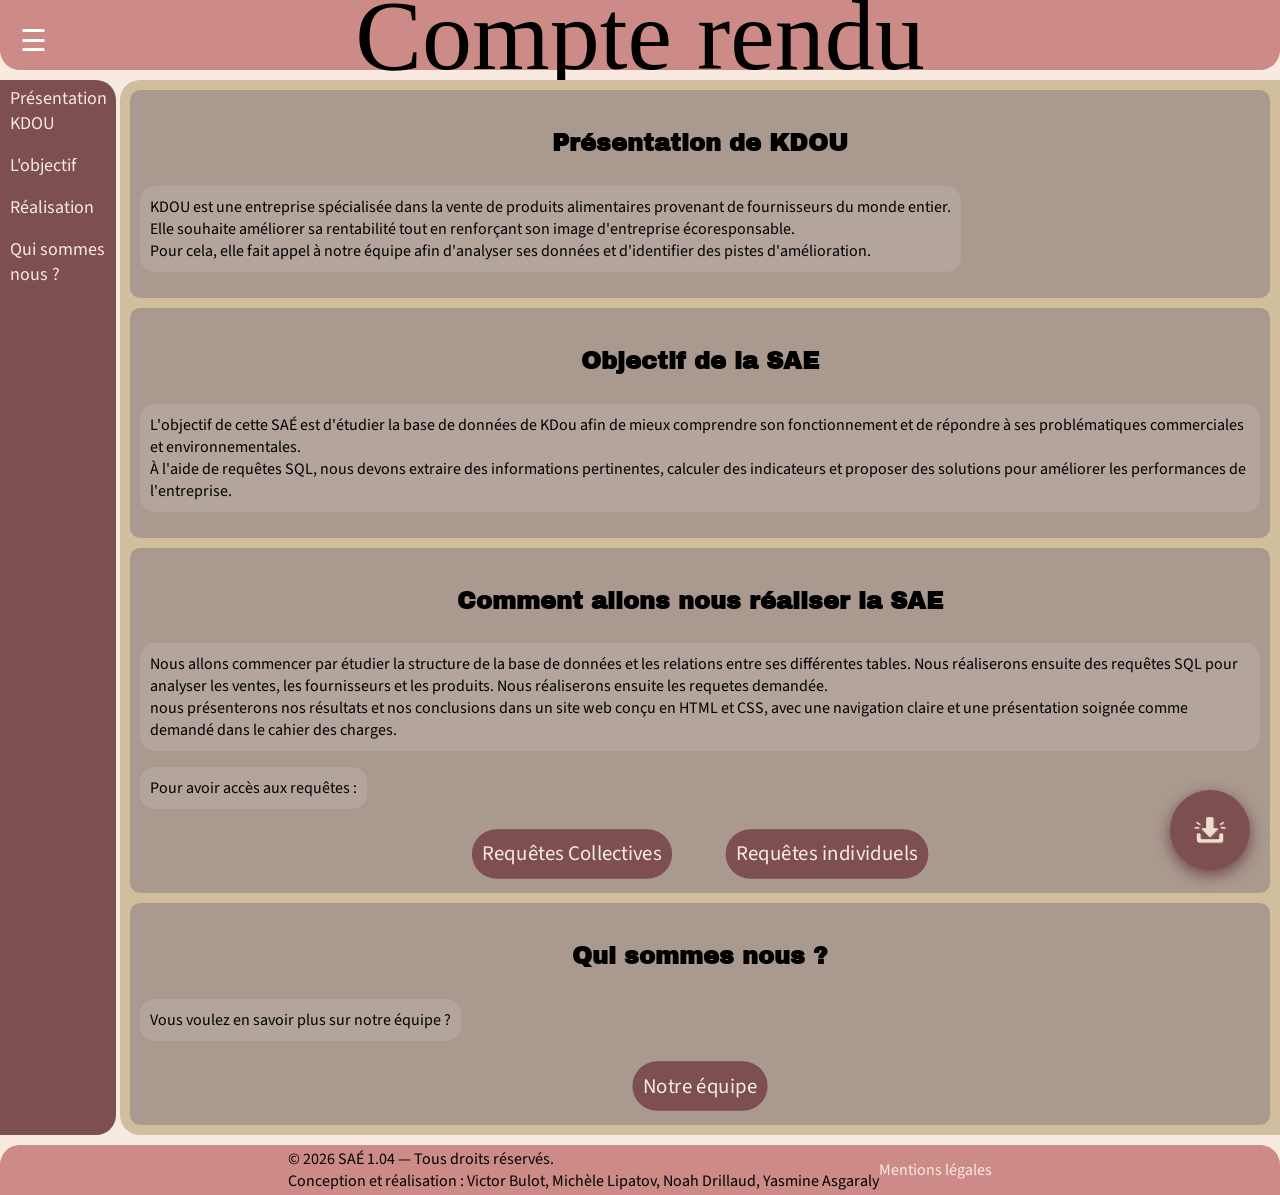
<file: index.html>
<!DOCTYPE html>
<html lang="fr">
<head>
    <meta charset="UTF-8" />
    <meta name="viewport" content="width=device-width, initial-scale=1.0" />
    <title>Compte Rendu</title>
    <link rel="stylesheet" href="assets/main.css" />
    <link rel="stylesheet" href="assets/Button.css">
</head>
<body>
<div class="mobile-warning">
    <div>
        <h2>Version mobile non disponible pour le moment</h2>
        <p>Merci de consulter ce site sur un ordinateur.</p>
    </div>
</div>
<header>Compte rendu </header>
    <nav class="Nav-mobile">
        <label for="toggle" class="menu-button">☰</label>
        <input type="checkbox" id="toggle">
        <div class="menu">
            <a href="index.html">Accueil</a>
            <a href="SQL.html">Requêtes</a>
            <a href="Requetes-perso.html">Requête individuelle</a>
            <a href="TEAM.html">L'équipe</a>
        </div>
    </nav>
    <nav class="nav-page">
        <a href="#article1">Présentation KDOU</a>
        <a href="#article2">L'objectif</a>
        <a href="#article3">Réalisation</a>
        <a href="#article4">Qui sommes nous ?</a>
    </nav>
    <input type="checkbox" id="download-button">
    <label for="download-button" class="floating-btn">
        <img src="assets/images/icon_download.png" alt="Téléchargements" width="64" height="64">
    </label>
    <div class="download-menu">
        <a href="assets/Rapport/Victor_Bulot_111_Compte%20rendu.pdf" download>Victor Bulot</a>
        <a href="assets/Rapport/111_LIPATOV_Michèle.pdf">Michèle Lipatov</a>
        <a href="assets/Rapport/111_DRILLAUD_Noah.pdf">Noah Drillaud</a>
        <a href="assets/Rapport/Yasmine_Asgaraly_111_CRP.pdf">Yasmine Asgaraly</a>
    </div>
<main>
    <section id="article1">
        <h2 class="title-center">Présentation de KDOU</h2>

        <p>KDOU est une entreprise spécialisée dans la vente de produits
            alimentaires provenant de fournisseurs du monde entier.
        <br>Elle souhaite améliorer sa rentabilité tout en renforçant
            son image d'entreprise écoresponsable. <br>
            Pour cela, elle fait appel
            à notre équipe afin d'analyser ses données et d'identifier des
            pistes d'amélioration.
        </p>




    </section>
    <section id="article2">
        <h2 class="title-center">Objectif de la SAE</h2>

        <p>L'objectif de cette SAÉ est d'étudier la base de données de KDou afin
            de mieux comprendre son fonctionnement et de répondre à ses
            problématiques commerciales et environnementales. <br>
            À l'aide de requêtes SQL, nous devons extraire des informations pertinentes,
            calculer des indicateurs et proposer des solutions pour améliorer les performances
            de l'entreprise. </p>

    </section>
    <section id="article3">
        <h2 class="title-center">Comment allons nous réaliser la SAE</h2>

        <p>Nous allons commencer par étudier la structure de la base de données et les relations
            entre ses différentes tables. Nous réaliserons ensuite des requêtes SQL pour analyser
            les ventes, les fournisseurs et les produits. Nous réaliserons ensuite les requetes demandée. <br>
        nous présenterons nos résultats et nos conclusions dans un site web conçu en HTML et CSS,
            avec une navigation claire et une présentation soignée comme demandé dans le cahier des charges. </p>
        <p>Pour avoir accès aux requêtes :</p>
        <div class="button-container">
            <a href="SQL.html" class="link-button" >Requêtes Collectives</a>
            <a href="Requetes-perso.html" class="link-button">Requêtes individuels</a>
        </div>
    </section>
    <section id="article4">
        <h2 class="title-center">Qui sommes nous ?</h2>

        <p>Vous voulez en savoir plus sur notre équipe ? </p>
        <div class="button-container">
            <a href="TEAM.html" class="link-button">Notre équipe</a>
        </div>
    </section>

</main>
<footer> <div class="footers">© 2026 SAÉ 1.04 — Tous droits réservés. <br>
    Conception et réalisation : Victor Bulot, Michèle Lipatov, Noah Drillaud, Yasmine Asgaraly</div>
    <a href="Mentions_legales.html" class="FootersLink">  Mentions légales</a>

</footer>
</body>
</html>
</file>
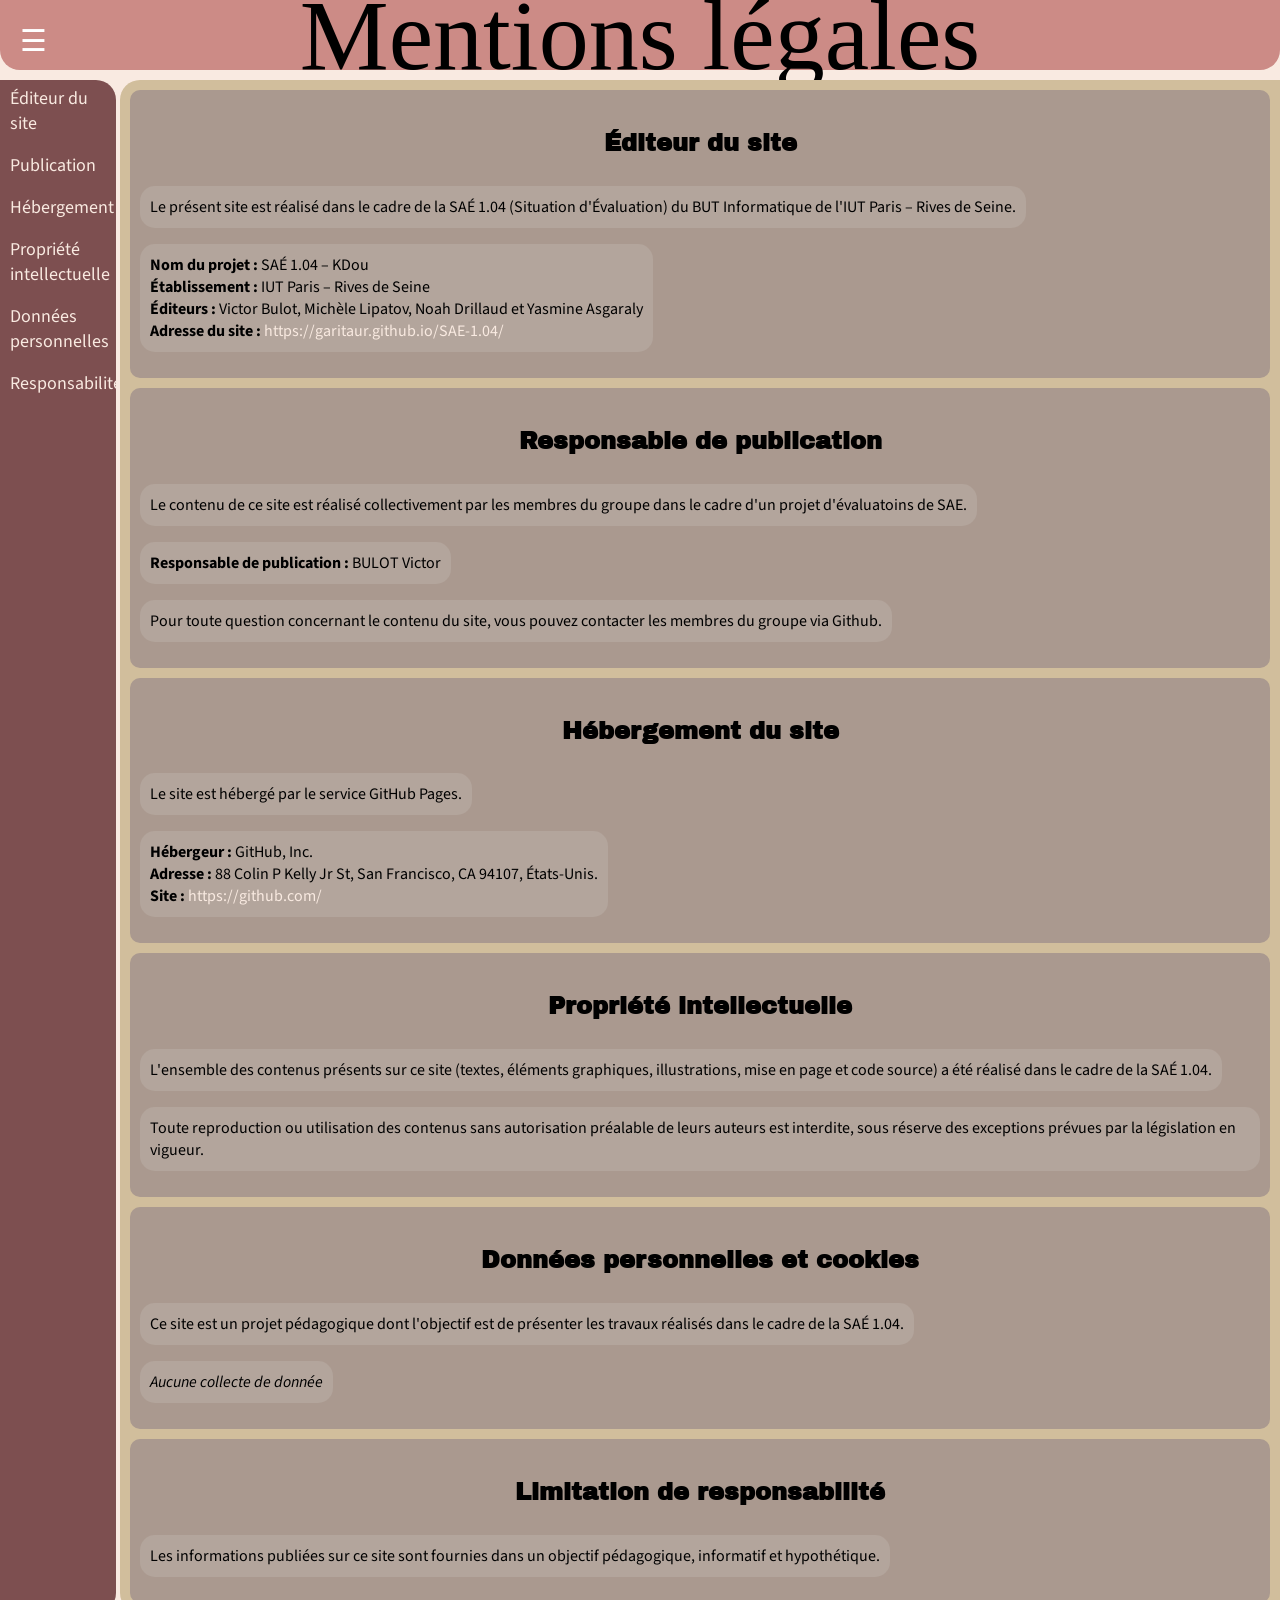
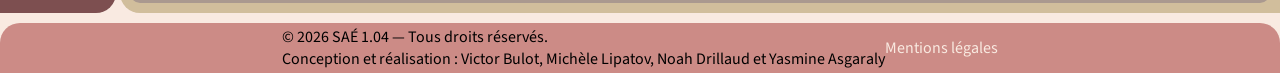
<file: Mentions_legales.html>
<!DOCTYPE html>
<html lang="fr">
<head>
    <meta charset="UTF-8"/>
    <meta name="viewport" content="width=device-width, initial-scale=1.0"/>
    <title>Mentions légales</title>
    <link rel="stylesheet" href="assets/main.css">
    <link rel="stylesheet" href="assets/Button.css">
</head>
<body>

<div class="mobile-warning">
    <div>
        <h2>Version mobile non disponible pour le moment</h2>
        <p>Merci de consulter ce site sur un ordinateur.</p>
    </div>
</div>

<header>Mentions légales</header>

<nav class="Nav-mobile">
    <label for="toggle" class="menu-button">☰</label>
    <input type="checkbox" id="toggle">
    <div class="menu">
        <a href="index.html">Accueil</a>
        <a href="SQL.html">Requêtes</a>
        <a href="Requetes-perso.html">Requête individuelle</a>
        <a href="TEAM.html">L'équipe</a>
    </div>
</nav>

<nav class="nav-page">
    <a href="#editeur">Éditeur du site</a>
    <a href="#publication">Publication</a>
    <a href="#hebergement">Hébergement</a>
    <a href="#propriete">Propriété intellectuelle</a>
    <a href="#donnees">Données personnelles</a>
    <a href="#responsabilite">Responsabilité</a>
</nav>

<main>

    <section id="editeur">
        <h2 class="title-center">Éditeur du site</h2>

        <p>
            Le présent site est réalisé dans le cadre de la SAÉ 1.04
            (Situation d'Évaluation) du BUT Informatique
            de l'IUT Paris – Rives de Seine.
        </p>

        <p>
            <strong>Nom du projet :</strong> SAÉ 1.04 – KDou<br>
            <strong>Établissement :</strong> IUT Paris – Rives de Seine<br>
            <strong>Éditeurs :</strong> Victor Bulot, Michèle Lipatov,
            Noah Drillaud et Yasmine Asgaraly<br>
            <strong>Adresse du site :</strong> <a href="https://garitaur.github.io/SAE-1.04/" class="FootersLink">https://garitaur.github.io/SAE-1.04/</a>
        </p>
    </section>

    <section id="publication">
        <h2 class="title-center">Responsable de publication</h2>

        <p>
            Le contenu de ce site est réalisé collectivement par les
            membres du groupe dans le cadre d'un projet d'évaluatoins de SAE.
        </p>

        <p>
            <strong>Responsable de publication :</strong> BULOT Victor
        </p>

        <p>
            Pour toute question concernant le contenu du site,
            vous pouvez contacter les membres du groupe via Github.
        </p>
    </section>

    <section id="hebergement">
        <h2 class="title-center">Hébergement du site</h2>

        <p>
            Le site est hébergé par le service GitHub Pages.
        </p>

        <p>
            <strong>Hébergeur :</strong> GitHub, Inc.<br>
            <strong>Adresse :</strong> 88 Colin P Kelly Jr St,
            San Francisco, CA 94107, États-Unis.<br>
            <strong>Site :</strong>
            <a href="https://github.com/" target="_blank" class="FootersLink">https://github.com/</a>
        </p>
    </section>

    <section id="propriete">
        <h2 class="title-center">Propriété intellectuelle</h2>

        <p>
            L'ensemble des contenus présents sur ce site (textes,
            éléments graphiques, illustrations, mise en page et code source)
            a été réalisé dans le cadre de la SAÉ 1.04.
        </p>

        <p>
            Toute reproduction ou utilisation des contenus sans
            autorisation préalable de leurs auteurs est interdite,
            sous réserve des exceptions prévues par la législation en vigueur.
        </p>
    </section>

    <section id="donnees">
        <h2 class="title-center">Données personnelles et cookies</h2>

        <p>
            Ce site est un projet pédagogique dont l'objectif est
            de présenter les travaux réalisés dans le cadre de la SAÉ 1.04.
        </p>

        <p>
            <i>Aucune collecte de donnée</i>
        </p>
    </section>

    <section id="responsabilite">
        <h2 class="title-center">Limitation de responsabilité</h2>

        <p>
            Les informations publiées sur ce site sont fournies dans
            un objectif pédagogique, informatif et hypothétique.
        </p>
    </section>

</main>

<footer>
    <div class="footers">
        © 2026 SAÉ 1.04 — Tous droits réservés.<br>
        Conception et réalisation : Victor Bulot, Michèle Lipatov,
        Noah Drillaud et Yasmine Asgaraly
    </div>

    <a href="Mentions_legales.html" class="FootersLink">
        Mentions légales
    </a>
</footer>

</body>
</html>
</file>
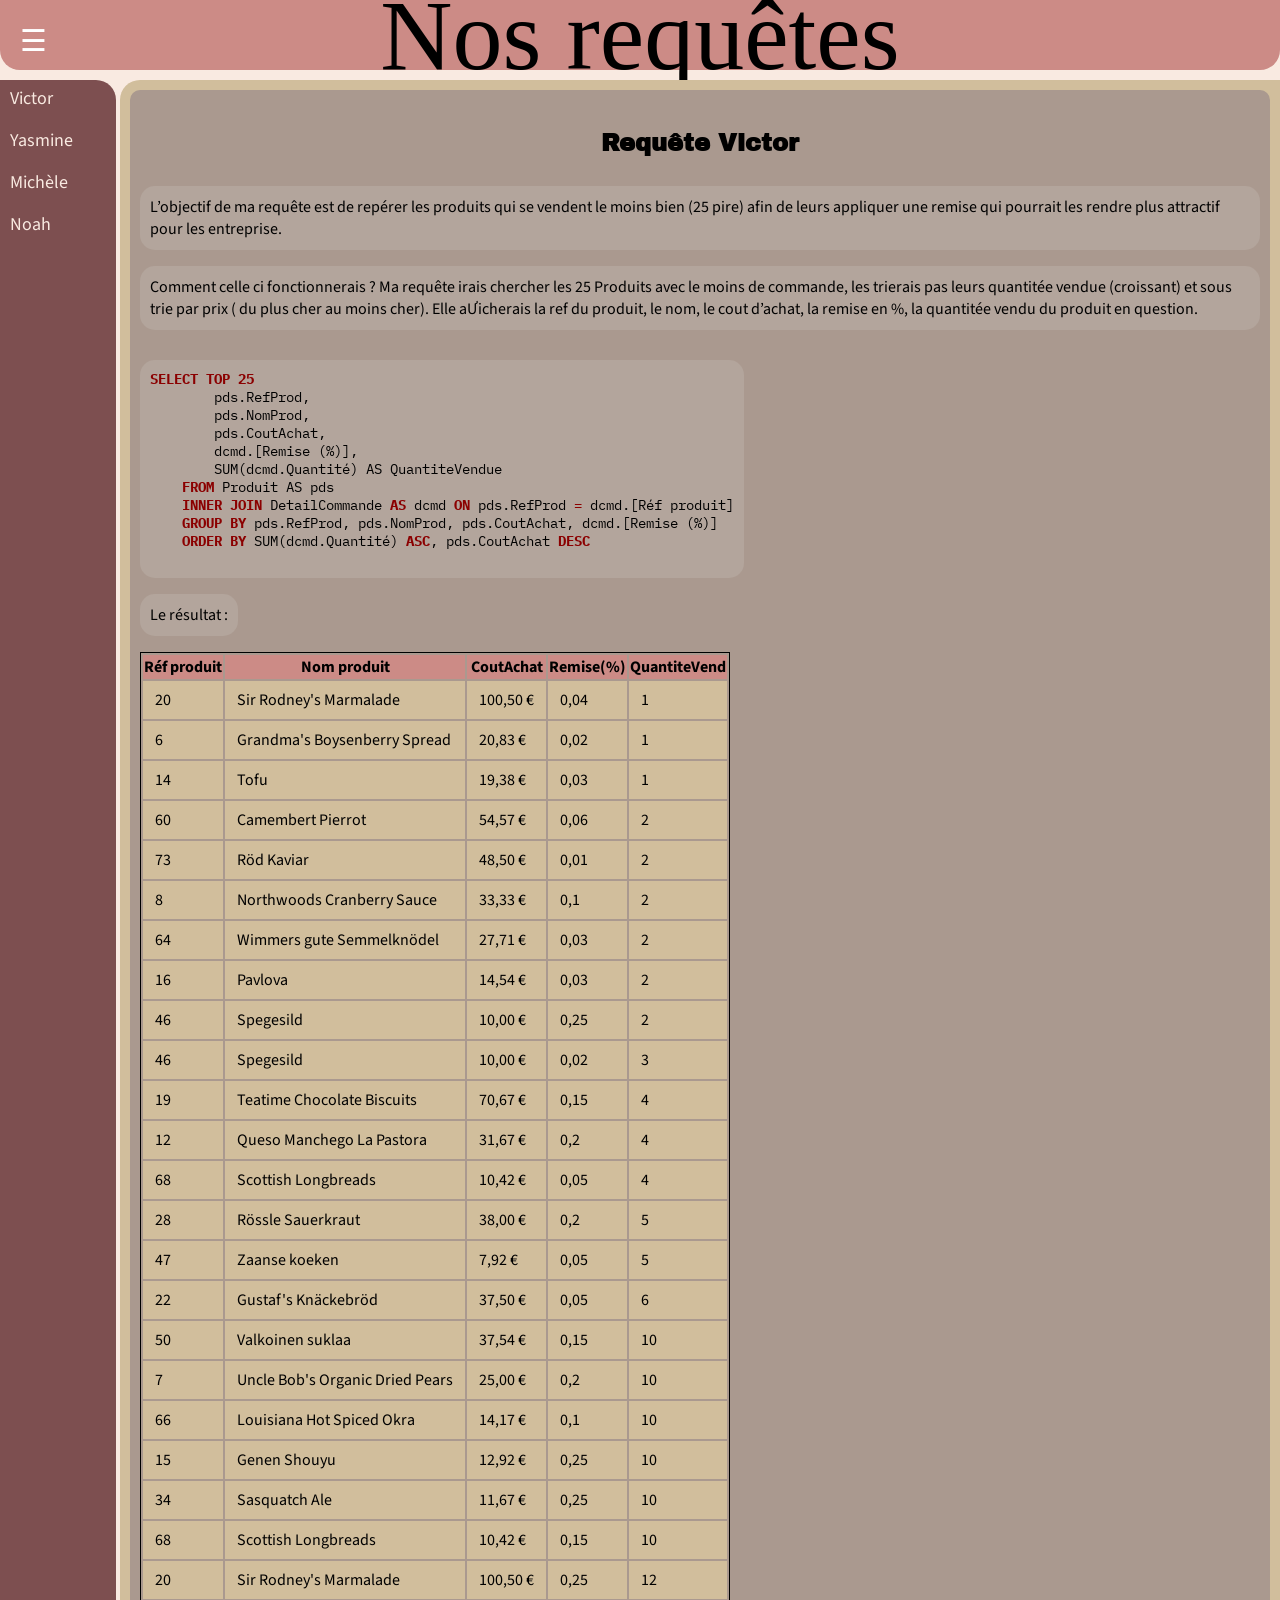
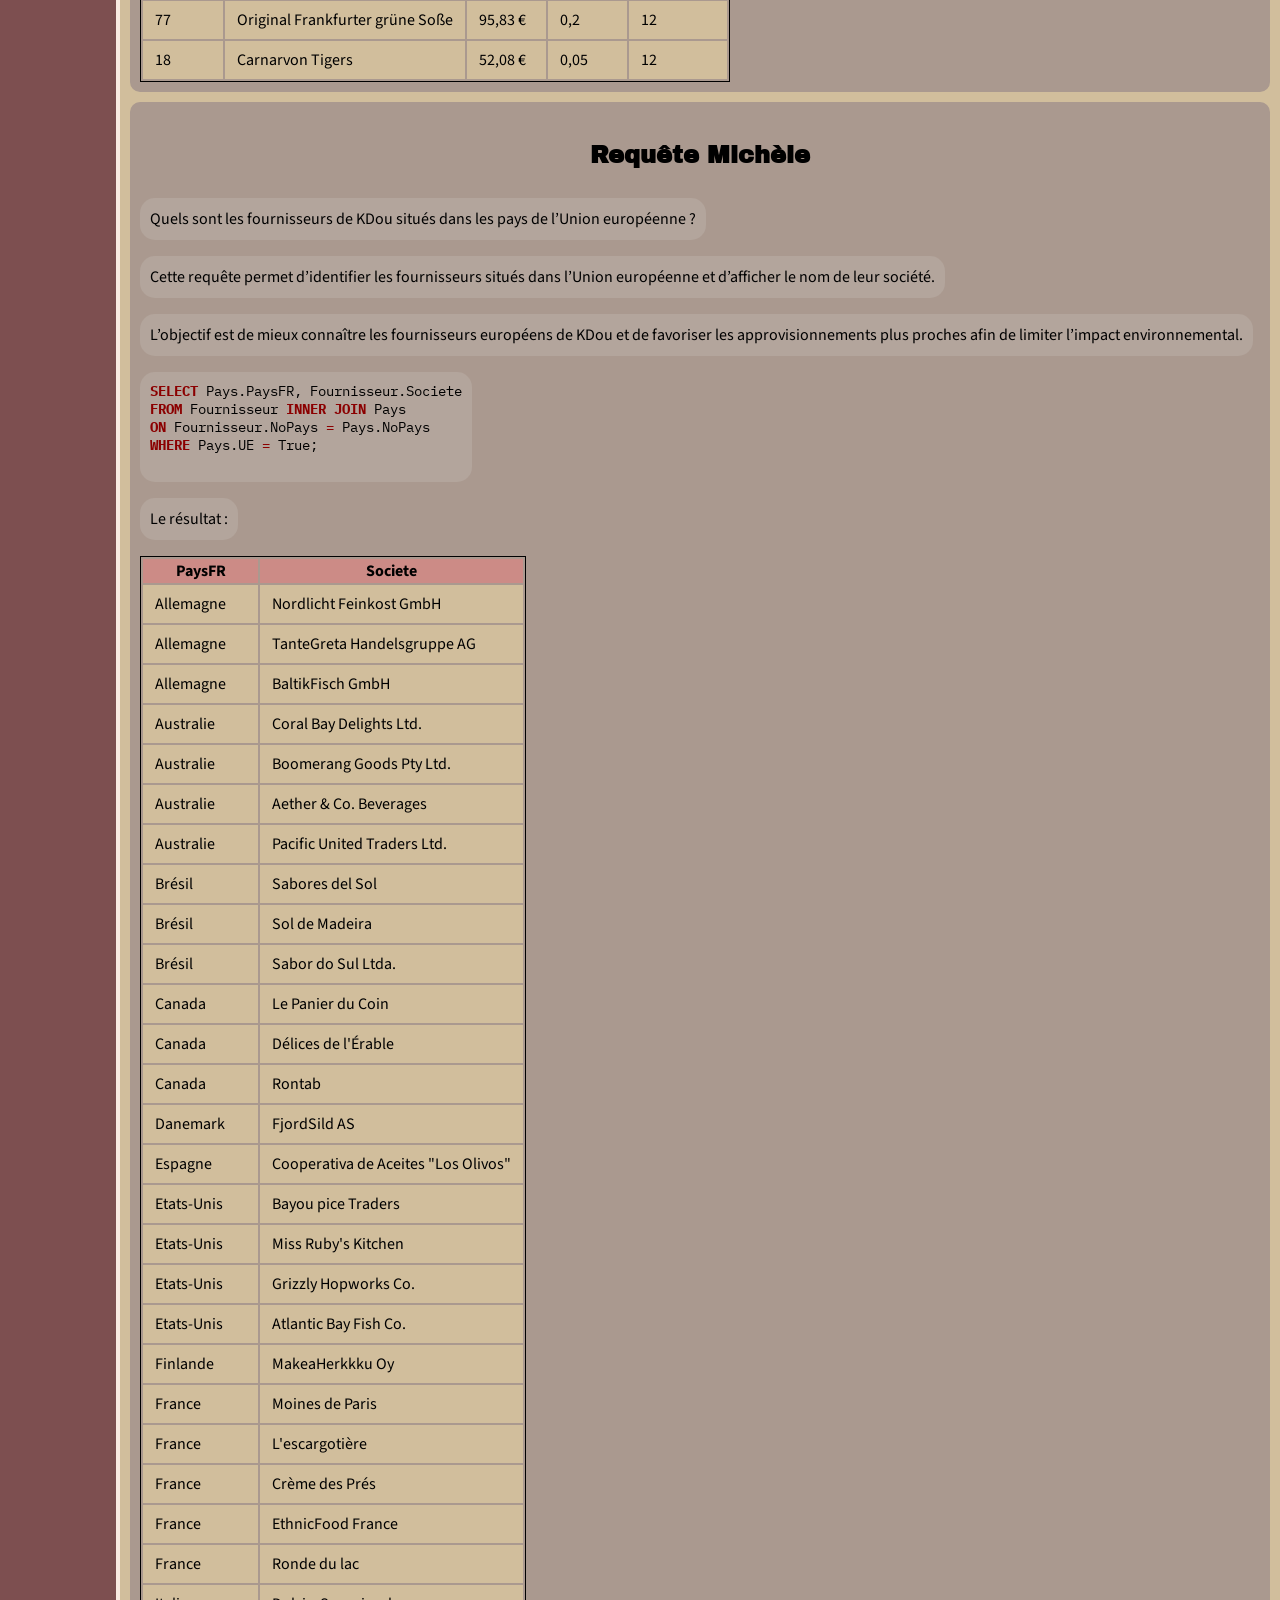
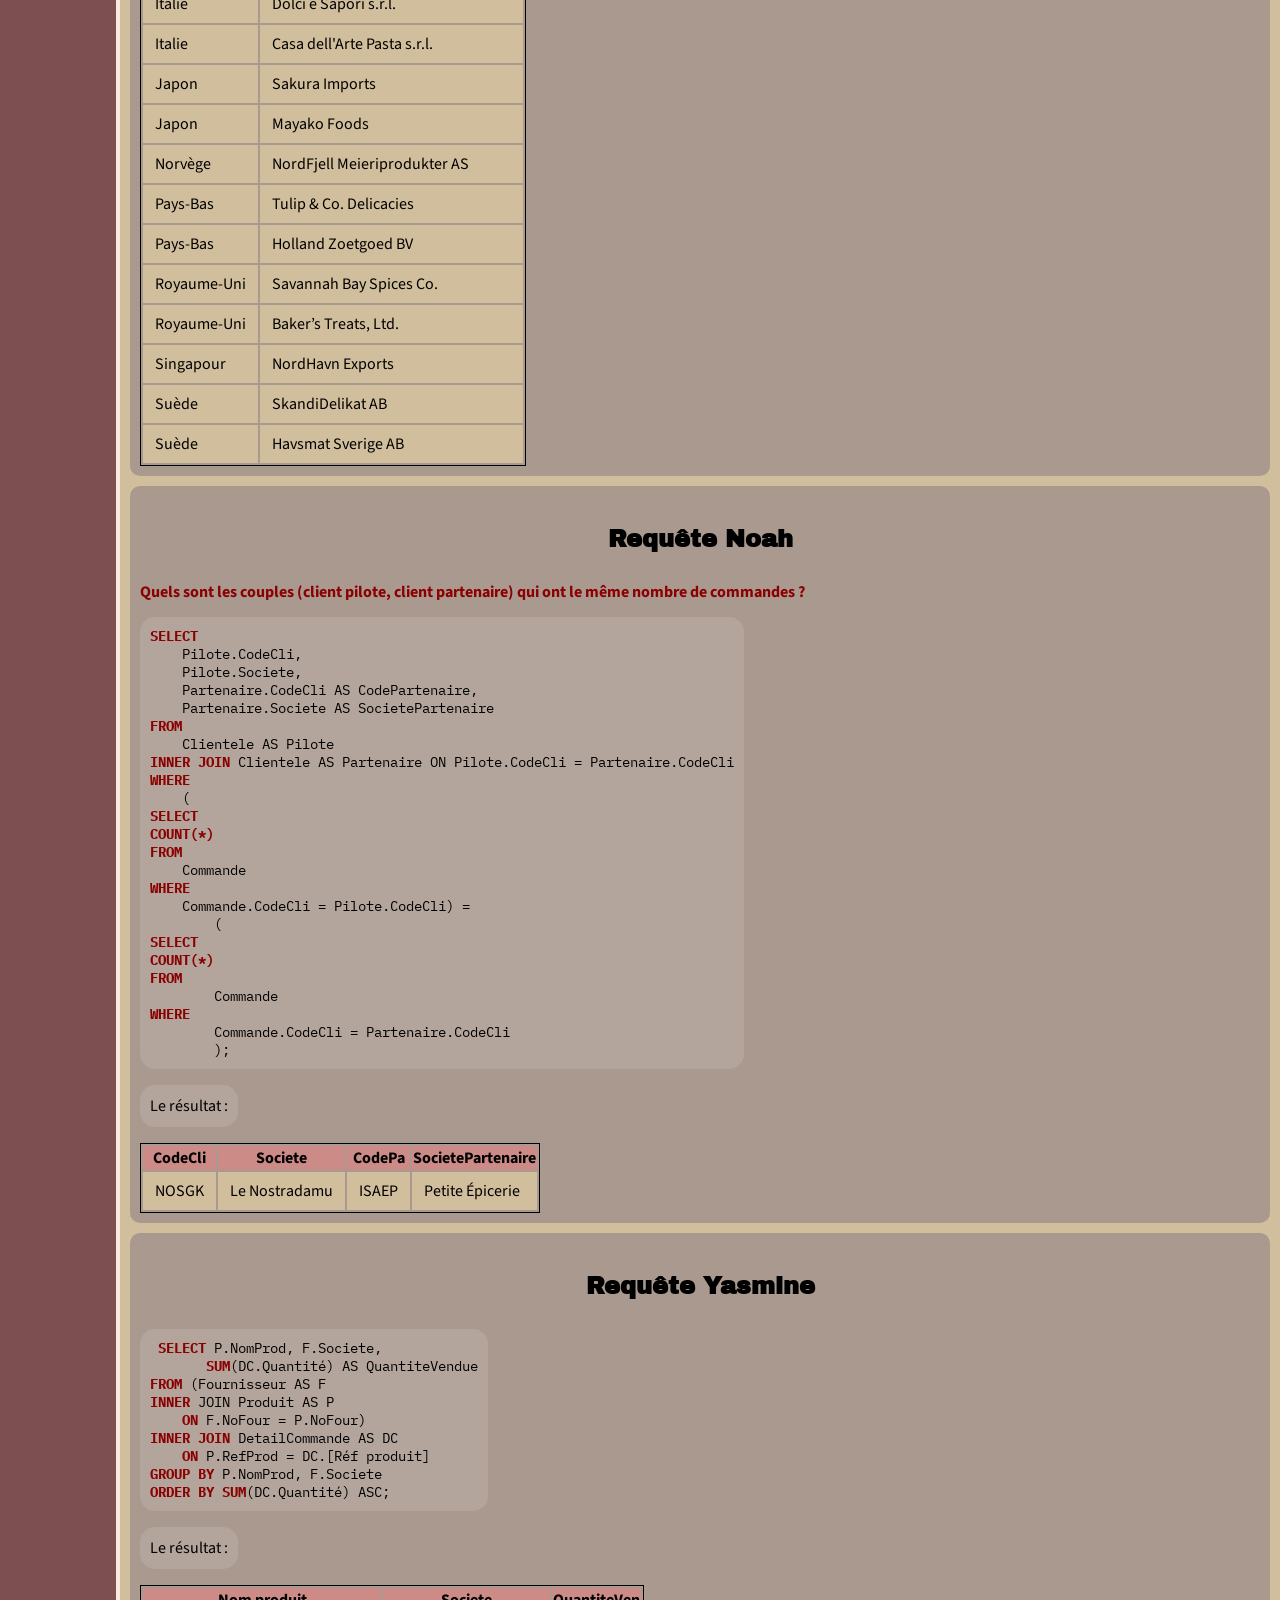
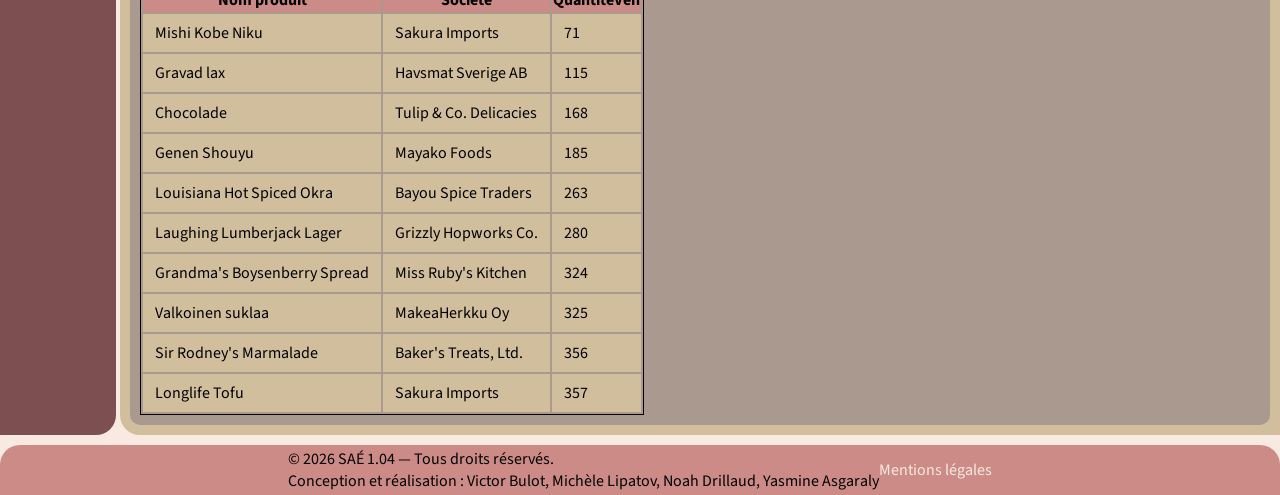
<file: Requetes-perso.html>
<!DOCTYPE html>
<html lang="fr">

<head>
    <meta charset="UTF-8" />
    <meta name="viewport" content="width=device-width, initial-scale=1.0" />
    <title>requête individuelle</title>
    <link rel="stylesheet" href="assets/main.css" />
    <link rel="stylesheet" href="assets/Button.css">

</head>

<body>
<div class="mobile-warning">
    <div>
        <h2>Version mobile non disponible pour le moment</h2>
        <p>Merci de consulter ce site sur un ordinateur.</p>
    </div>
</div>
<header>Nos requêtes</header>
<nav class="Nav-mobile">
    <label for="toggle" class="menu-button">☰</label>
    <input type="checkbox" id="toggle">
    <div class="menu">
        <a href="index.html">Accueil</a>
        <a href="SQL.html">Requêtes</a>
        <a href="Requetes-perso.html">Requête individuelle</a>
        <a href="TEAM.html">L'équipe</a>
    </div>
    <div class="download-menu">
        <a href="assets/Rapport/Victor_Bulot_111_Compte%20rendu.pdf" download>Victor Bulot</a>
        <a href="assets/Rapport/111_LIPATOV_Michèle.pdf">Michèle Lipatov</a>
        <a href="assets/Rapport/111_DRILLAUD_Noah.pdf">Noah Drillaud</a>
        <a href="assets/Rapport/Yasmine_Asgaraly_111_CRP.pdf">Yasmine Asgaraly</a>
    </div>
</nav>
<nav class="nav-page">
    <a href="#Vic">Victor</a>
    <a href="#Yas">Yasmine</a>
    <a href="#Mic">Michèle</a>
    <a href="#Noa">Noah</a>
</nav>
<main>

    <section id="vic">
        <h2 class="title-center">Requête Victor</h2>

        <p>L’objectif de ma requête est de repérer les produits qui se vendent le moins bien (25
            pire) afin de leurs appliquer une remise qui pourrait les rendre plus attractif pour les
            entreprise.</p>
        <p>Comment celle ci fonctionnerais ? Ma requête irais chercher les 25 Produits avec le
            moins de commande, les trierais pas leurs quantitée vendue (croissant) et sous trie par
            prix ( du plus cher au moins cher).
            Elle aƯicherais la ref du produit, le nom, le cout d’achat, la remise en %, la quantitée
            vendu du produit en question.
        </p>
        <div class="CodendExplication-container"></div>
            <div class="requete">
                    <pre><strong class="redtxt">SELECT TOP 25</strong>
        pds.RefProd,
        pds.NomProd,
        pds.CoutAchat,
        dcmd.[Remise (%)],
        SUM(dcmd.Quantité) AS QuantiteVendue
    <strong class="redtxt">FROM</strong> Produit AS pds
    <strong class="redtxt">INNER JOIN</strong> DetailCommande <strong class="redtxt">AS</strong> dcmd <strong class="redtxt">ON</strong> pds.RefProd <strong class="redtxt">=</strong> dcmd.[Réf produit]
    <strong class="redtxt">GROUP BY</strong> pds.RefProd, pds.NomProd, pds.CoutAchat, dcmd.[Remise (%)]
    <strong class="redtxt">ORDER BY</strong> SUM(dcmd.Quantité) <strong class="redtxt">ASC</strong>, pds.CoutAchat <strong class="redtxt">DESC</strong>
    </pre>
                <p>Le résultat :</p>
                <table>
                    <thead>
                    <tr>
                        <th>Réf produit</th>
                        <th>Nom produit</th>
                        <th>CoutAchat</th>
                        <th>Remise(%)</th>
                        <th>QuantiteVend</th>
                    </tr>
                    </thead>
                    <tbody>
                    <tr>
                        <td>20</td>
                        <td>Sir Rodney's Marmalade</td>
                        <td>100,50 €</td>
                        <td>0,04</td>
                        <td>1</td>
                    </tr>
                    <tr>
                        <td>6</td>
                        <td>Grandma's Boysenberry Spread</td>
                        <td>20,83 €</td>
                        <td>0,02</td>
                        <td>1</td>
                    </tr>
                    <tr>
                        <td>14</td>
                        <td>Tofu</td>
                        <td>19,38 €</td>
                        <td>0,03</td>
                        <td>1</td>
                    </tr>
                    <tr>
                        <td>60</td>
                        <td>Camembert Pierrot</td>
                        <td>54,57 €</td>
                        <td>0,06</td>
                        <td>2</td>
                    </tr>
                    <tr>
                        <td>73</td>
                        <td>Röd Kaviar</td>
                        <td>48,50 €</td>
                        <td>0,01</td>
                        <td>2</td>
                    </tr>
                    <tr>
                        <td>8</td>
                        <td>Northwoods Cranberry Sauce</td>
                        <td>33,33 €</td>
                        <td>0,1</td>
                        <td>2</td>
                    </tr>
                    <tr>
                        <td>64</td>
                        <td>Wimmers gute Semmelknödel</td>
                        <td>27,71 €</td>
                        <td>0,03</td>
                        <td>2</td>
                    </tr>
                    <tr>
                        <td>16</td>
                        <td>Pavlova</td>
                        <td>14,54 €</td>
                        <td>0,03</td>
                        <td>2</td>
                    </tr>
                    <tr>
                        <td>46</td>
                        <td>Spegesild</td>
                        <td>10,00 €</td>
                        <td>0,25</td>
                        <td>2</td>
                    </tr>
                    <tr>
                        <td>46</td>
                        <td>Spegesild</td>
                        <td>10,00 €</td>
                        <td>0,02</td>
                        <td>3</td>
                    </tr>
                    <tr>
                        <td>19</td>
                        <td>Teatime Chocolate Biscuits</td>
                        <td>70,67 €</td>
                        <td>0,15</td>
                        <td>4</td>
                    </tr>
                    <tr>
                        <td>12</td>
                        <td>Queso Manchego La Pastora</td>
                        <td>31,67 €</td>
                        <td>0,2</td>
                        <td>4</td>
                    </tr>
                    <tr>
                        <td>68</td>
                        <td>Scottish Longbreads</td>
                        <td>10,42 €</td>
                        <td>0,05</td>
                        <td>4</td>
                    </tr>
                    <tr>
                        <td>28</td>
                        <td>Rössle Sauerkraut</td>
                        <td>38,00 €</td>
                        <td>0,2</td>
                        <td>5</td>
                    </tr>
                    <tr>
                        <td>47</td>
                        <td>Zaanse koeken</td>
                        <td>7,92 €</td>
                        <td>0,05</td>
                        <td>5</td>
                    </tr>
                    <tr>
                        <td>22</td>
                        <td>Gustaf's Knäckebröd</td>
                        <td>37,50 €</td>
                        <td>0,05</td>
                        <td>6</td>
                    </tr>
                    <tr>
                        <td>50</td>
                        <td>Valkoinen suklaa</td>
                        <td>37,54 €</td>
                        <td>0,15</td>
                        <td>10</td>
                    </tr>
                    <tr>
                        <td>7</td>
                        <td>Uncle Bob's Organic Dried Pears</td>
                        <td>25,00 €</td>
                        <td>0,2</td>
                        <td>10</td>
                    </tr>
                    <tr>
                        <td>66</td>
                        <td>Louisiana Hot Spiced Okra</td>
                        <td>14,17 €</td>
                        <td>0,1</td>
                        <td>10</td>
                    </tr>
                    <tr>
                        <td>15</td>
                        <td>Genen Shouyu</td>
                        <td>12,92 €</td>
                        <td>0,25</td>
                        <td>10</td>
                    </tr>
                    <tr>
                        <td>34</td>
                        <td>Sasquatch Ale</td>
                        <td>11,67 €</td>
                        <td>0,25</td>
                        <td>10</td>
                    </tr>
                    <tr>
                        <td>68</td>
                        <td>Scottish Longbreads</td>
                        <td>10,42 €</td>
                        <td>0,15</td>
                        <td>10</td>
                    </tr>
                    <tr>
                        <td>20</td>
                        <td>Sir Rodney's Marmalade</td>
                        <td>100,50 €</td>
                        <td>0,25</td>
                        <td>12</td>
                    </tr>
                    <tr>
                        <td>77</td>
                        <td>Original Frankfurter grüne Soße</td>
                        <td>95,83 €</td>
                        <td>0,2</td>
                        <td>12</td>
                    </tr>
                    <tr>
                        <td>18</td>
                        <td>Carnarvon Tigers</td>
                        <td>52,08 €</td>
                        <td>0,05</td>
                        <td>12</td>
                    </tr>
                    </tbody>
                </table>
            </div>

    </section>
    <section id="Mic">
        <h2>Requête Michèle</h2>
        <p>Quels sont les fournisseurs de KDou situés dans les pays de l’Union européenne ?</p>
        <p>Cette requête permet d’identifier les fournisseurs situés dans l’Union européenne et d’afficher le nom de leur société.</p>
        <p>L’objectif est de mieux connaître les fournisseurs européens de KDou et de favoriser les approvisionnements plus proches afin de limiter l’impact environnemental.</p>

        <div class="requete">
  <pre>
<strong class="redtxt">SELECT</strong> Pays.PaysFR, Fournisseur.Societe
<strong class="redtxt">FROM</strong> Fournisseur <strong class="redtxt">INNER JOIN</strong> Pays
<strong class="redtxt">ON</strong> Fournisseur.NoPays <strong class="redtxt">=</strong> Pays.NoPays
<strong class="redtxt">WHERE</strong> Pays.UE <strong class="redtxt">=</strong> True;
  </pre>
            <p>Le résultat :</p>
            <table>
                <thead>
                <tr>
                    <th>PaysFR</th>
                    <th>Societe</th>
                </tr>
                </thead>
                <tbody>
                <tr>
                    <td>Allemagne</td>
                    <td>Nordlicht Feinkost GmbH</td>
                </tr>
                <tr>
                    <td>Allemagne</td>
                    <td>TanteGreta Handelsgruppe AG</td>
                </tr>
                <tr>
                    <td>Allemagne</td>
                    <td>BaltikFisch GmbH</td>
                </tr>
                <tr>
                    <td>Australie</td>
                    <td>Coral Bay Delights Ltd.</td>
                </tr>
                <tr>
                    <td>Australie</td>
                    <td>Boomerang Goods Pty Ltd.</td>
                </tr>
                <tr>
                    <td>Australie</td>
                    <td>Aether &amp; Co. Beverages</td>
                </tr>
                <tr>
                    <td>Australie</td>
                    <td>Pacific United Traders Ltd.</td>
                </tr>
                <tr>
                    <td>Brésil</td>
                    <td>Sabores del Sol</td>
                </tr>
                <tr>
                    <td>Brésil</td>
                    <td>Sol de Madeira</td>
                </tr>
                <tr>
                    <td>Brésil</td>
                    <td>Sabor do Sul Ltda.</td>
                </tr>
                <tr>
                    <td>Canada</td>
                    <td>Le Panier du Coin</td>
                </tr>
                <tr>
                    <td>Canada</td>
                    <td>Délices de l'Érable</td>
                </tr>
                <tr>
                    <td>Canada</td>
                    <td>Rontab</td>
                </tr>
                <tr>
                    <td>Danemark</td>
                    <td>FjordSild AS</td>
                </tr>
                <tr>
                    <td>Espagne</td>
                    <td>Cooperativa de Aceites "Los Olivos"</td>
                </tr>
                <tr>
                    <td>Etats-Unis</td>
                    <td>Bayou pice Traders</td>
                </tr>
                <tr>
                    <td>Etats-Unis</td>
                    <td>Miss Ruby's Kitchen</td>
                </tr>
                <tr>
                    <td>Etats-Unis</td>
                    <td>Grizzly Hopworks Co.</td>
                </tr>
                <tr>
                    <td>Etats-Unis</td>
                    <td>Atlantic Bay Fish Co.</td>
                </tr>
                <tr>
                    <td>Finlande</td>
                    <td>MakeaHerkkku Oy</td>
                </tr>
                <tr>
                    <td>France</td>
                    <td>Moines de Paris</td>
                </tr>
                <tr>
                    <td>France</td>
                    <td>L'escargotière</td>
                </tr>
                <tr>
                    <td>France</td>
                    <td>Crème des Prés</td>
                </tr>
                <tr>
                    <td>France</td>
                    <td>EthnicFood France</td>
                </tr>
                <tr>
                    <td>France</td>
                    <td>Ronde du lac</td>
                </tr>
                <tr>
                    <td>Italie</td>
                    <td>Dolci e Sapori s.r.l.</td>
                </tr>
                <tr>
                    <td>Italie</td>
                    <td>Casa dell'Arte Pasta s.r.l.</td>
                </tr>
                <tr>
                    <td>Japon</td>
                    <td>Sakura Imports</td>
                </tr>
                <tr>
                    <td>Japon</td>
                    <td>Mayako Foods</td>
                </tr>
                <tr>
                    <td>Norvège</td>
                    <td>NordFjell Meieriprodukter AS</td>
                </tr>
                <tr>
                    <td>Pays-Bas</td>
                    <td>Tulip &amp; Co. Delicacies</td>
                </tr>
                <tr>
                    <td>Pays-Bas</td>
                    <td>Holland Zoetgoed BV</td>
                </tr>
                <tr>
                    <td>Royaume-Uni</td>
                    <td>Savannah Bay Spices Co.</td>
                </tr>
                <tr>
                    <td>Royaume-Uni</td>
                    <td>Baker’s Treats, Ltd.</td>
                </tr>
                <tr>
                    <td>Singapour</td>
                    <td>NordHavn Exports</td>
                </tr>
                <tr>
                    <td>Suède</td>
                    <td>SkandiDelikat AB</td>
                </tr>
                <tr>
                    <td>Suède</td>
                    <td>Havsmat Sverige AB</td>
                </tr>
                </tbody>
            </table>
        </div>
    </section>

    <section id="Noa">
            <h2 class="title-center">Requête Noah</h2>
            <div class="requete">
                    <strong class="redtxt">Quels sont les couples (client pilote, client partenaire) qui ont le même nombre de commandes ?</strong>
<pre>
<strong class="redtxt">SELECT</strong>
    Pilote.CodeCli,
    Pilote.Societe,
    Partenaire.CodeCli AS CodePartenaire,
    Partenaire.Societe AS SocietePartenaire
<strong class="redtxt">FROM</strong>
    Clientele AS Pilote
<strong class="redtxt">INNER JOIN</strong> Clientele AS Partenaire ON Pilote.CodeCli = Partenaire.CodeCli
<strong class="redtxt">WHERE</strong>
    (
<strong class="redtxt">SELECT</strong>
<strong class="redtxt">COUNT(*)</strong>
<strong class="redtxt">FROM</strong>
    Commande
<strong class="redtxt">WHERE</strong>
    Commande.CodeCli = Pilote.CodeCli) =
        (
<strong class="redtxt">SELECT</strong>
<strong class="redtxt">COUNT(*)</strong>
<strong class="redtxt">FROM</strong>
        Commande
<strong class="redtxt">WHERE</strong>
        Commande.CodeCli = Partenaire.CodeCli
        );
</pre>

                <p>Le résultat :</p>
                <table>
                    <thead>
                    <tr>
                        <th>CodeCli</th>
                        <th>Societe</th>
                        <th>CodePa</th>
                        <th>SocietePartenaire</th>
                    </tr>
                    </thead>
                    <tbody>
                    <tr>
                        <td>NOSGK</td>
                        <td>Le Nostradamu</td>
                        <td>ISAEP</td>
                        <td>Petite Épicerie</td>
                    </tr>
                    </tbody>
                </table>
            </div>

    </section>
    <section id="Yas">
        <h2 class="title-center">Requête Yasmine</h2>
        <div class="requete">
        <pre> <strong class="redtxt">SELECT</strong> P.NomProd, F.Societe,
       <strong class="redtxt">SUM</strong>(DC.Quantité) AS QuantiteVendue
<strong class="redtxt">FROM</strong> (Fournisseur AS F
<strong class="redtxt">INNER</strong> JOIN Produit AS P
    <strong class="redtxt">ON</strong> F.NoFour = P.NoFour)
<strong class="redtxt">INNER JOIN</strong> DetailCommande AS DC
    <strong class="redtxt">ON</strong> P.RefProd = DC.[Réf produit]
<strong class="redtxt">GROUP BY</strong> P.NomProd, F.Societe
<strong class="redtxt">ORDER BY</strong> <strong class="redtxt">SUM</strong>(DC.Quantité) ASC;
</pre>
            <p>Le résultat :</p>

            <table>
                <thead>
                <tr>
                    <th>Nom produit</th>
                    <th>Societe</th>
                    <th>QuantiteVen</th>
                </tr>
                </thead>

                <tbody>
                <tr class="selected">
                    <td>Mishi Kobe Niku</td>
                    <td>Sakura Imports</td>
                    <td>71</td>
                </tr>
                <tr>
                    <td>Gravad lax</td>
                    <td>Havsmat Sverige AB</td>
                    <td>115</td>
                </tr>
                <tr>
                    <td>Chocolade</td>
                    <td>Tulip &amp; Co. Delicacies</td>
                    <td>168</td>
                </tr>
                <tr>
                    <td>Genen Shouyu</td>
                    <td>Mayako Foods</td>
                    <td>185</td>
                </tr>
                <tr>
                    <td>Louisiana Hot Spiced Okra</td>
                    <td>Bayou Spice Traders</td>
                    <td>263</td>
                </tr>
                <tr>
                    <td>Laughing Lumberjack Lager</td>
                    <td>Grizzly Hopworks Co.</td>
                    <td>280</td>
                </tr>
                <tr>
                    <td>Grandma's Boysenberry Spread</td>
                    <td>Miss Ruby's Kitchen</td>
                    <td>324</td>
                </tr>
                <tr>
                    <td>Valkoinen suklaa</td>
                    <td>MakeaHerkku Oy</td>
                    <td>325</td>
                </tr>
                <tr>
                    <td>Sir Rodney's Marmalade</td>
                    <td>Baker's Treats, Ltd.</td>
                    <td>356</td>
                </tr>
                <tr>
                    <td>Longlife Tofu</td>
                    <td>Sakura Imports</td>
                    <td>357</td>
                </tr>
                </tbody>
            </table>

        </div>
    </section>


</main>
</body>
<footer><div class="footers">© 2026 SAÉ 1.04 — Tous droits réservés. <br>
    Conception et réalisation : Victor Bulot, Michèle Lipatov, Noah Drillaud, Yasmine Asgaraly</div>
    <a href="Mentions_legales.html" class="FootersLink">  Mentions légales</a>
</footer>

</html>
</file>
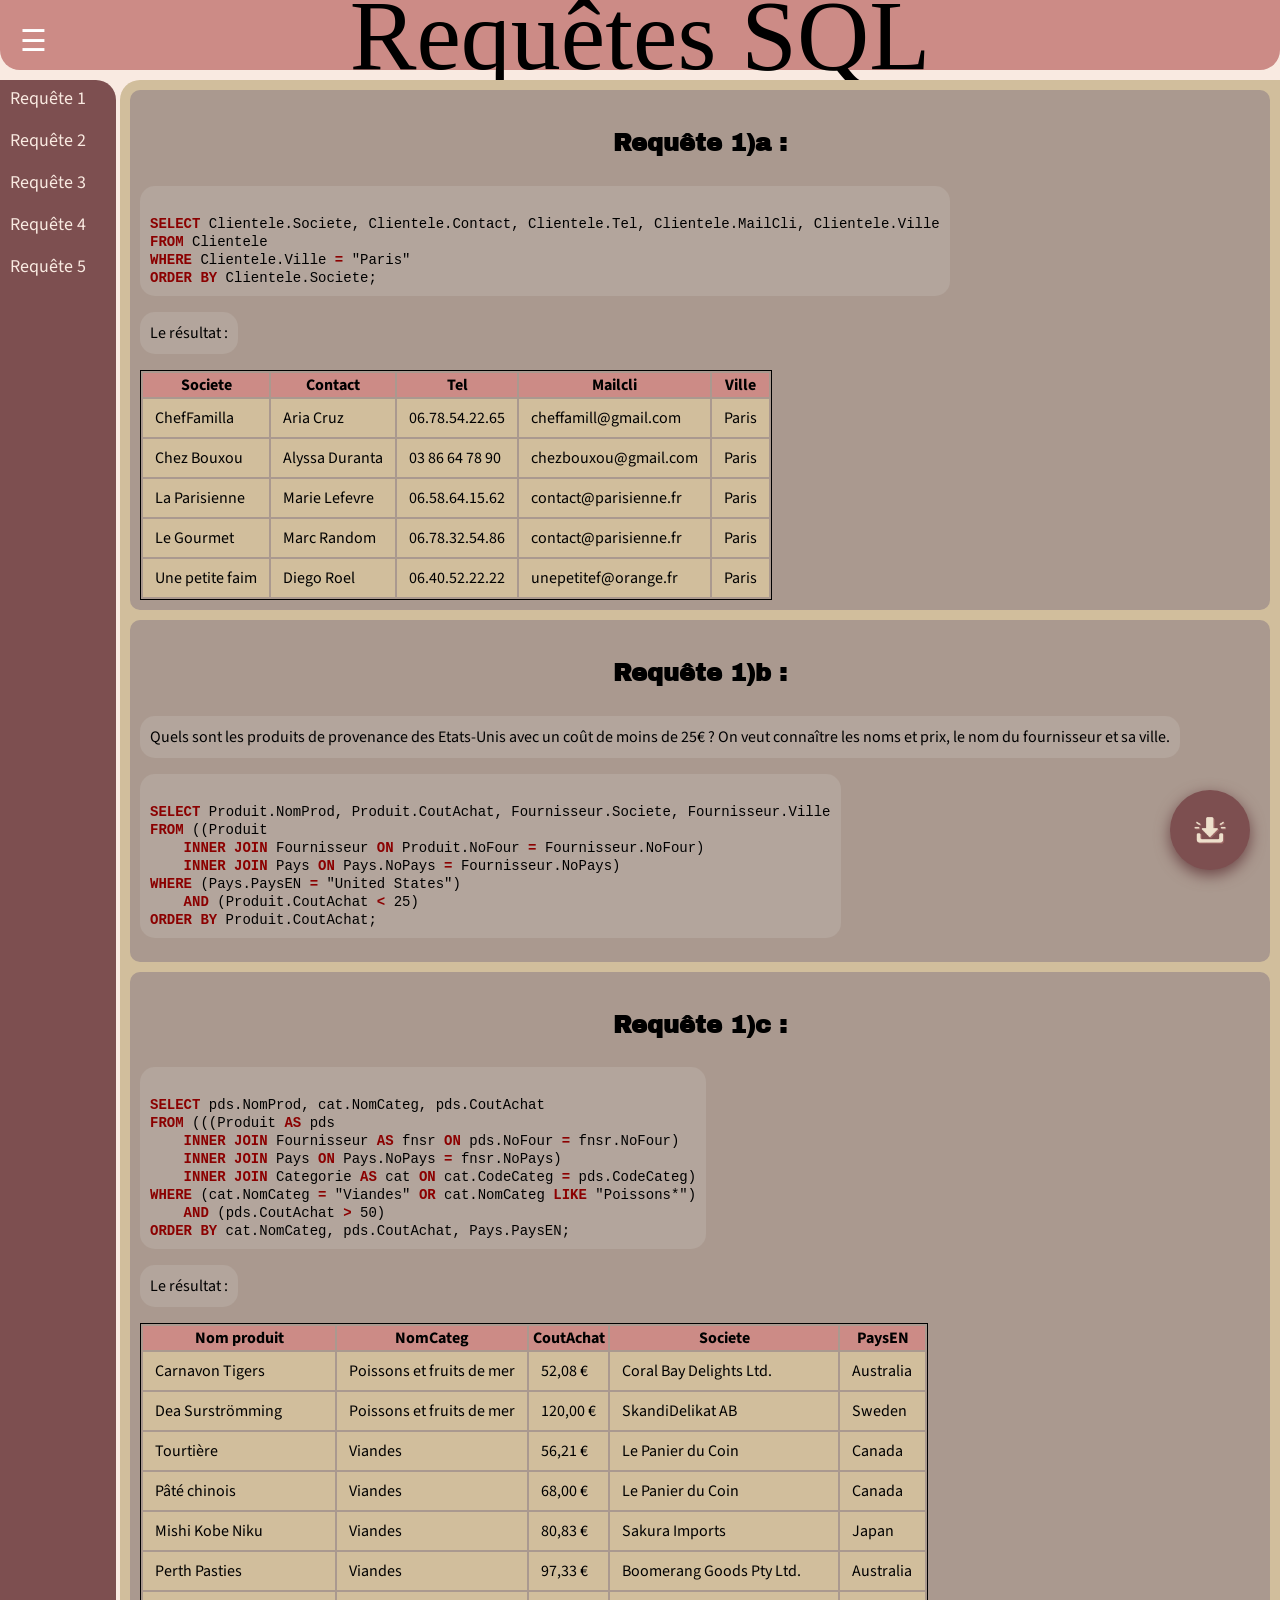
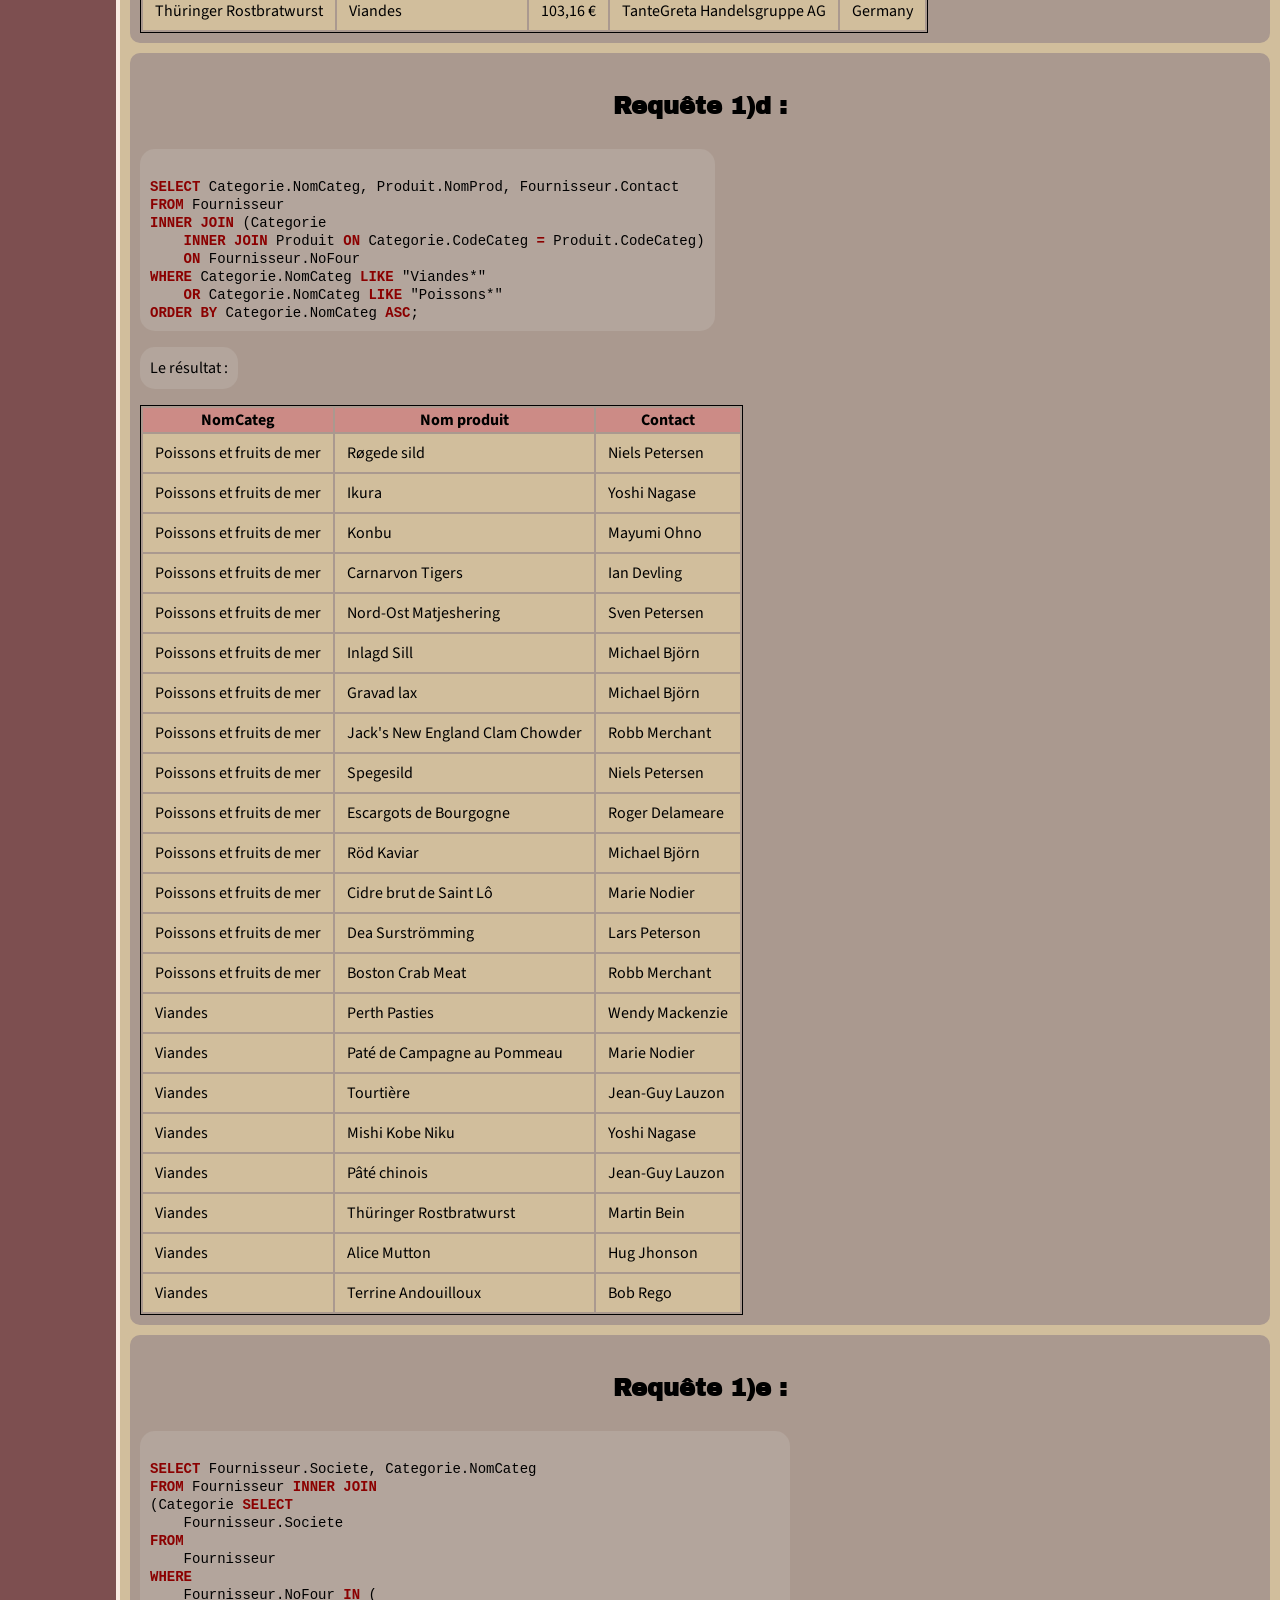
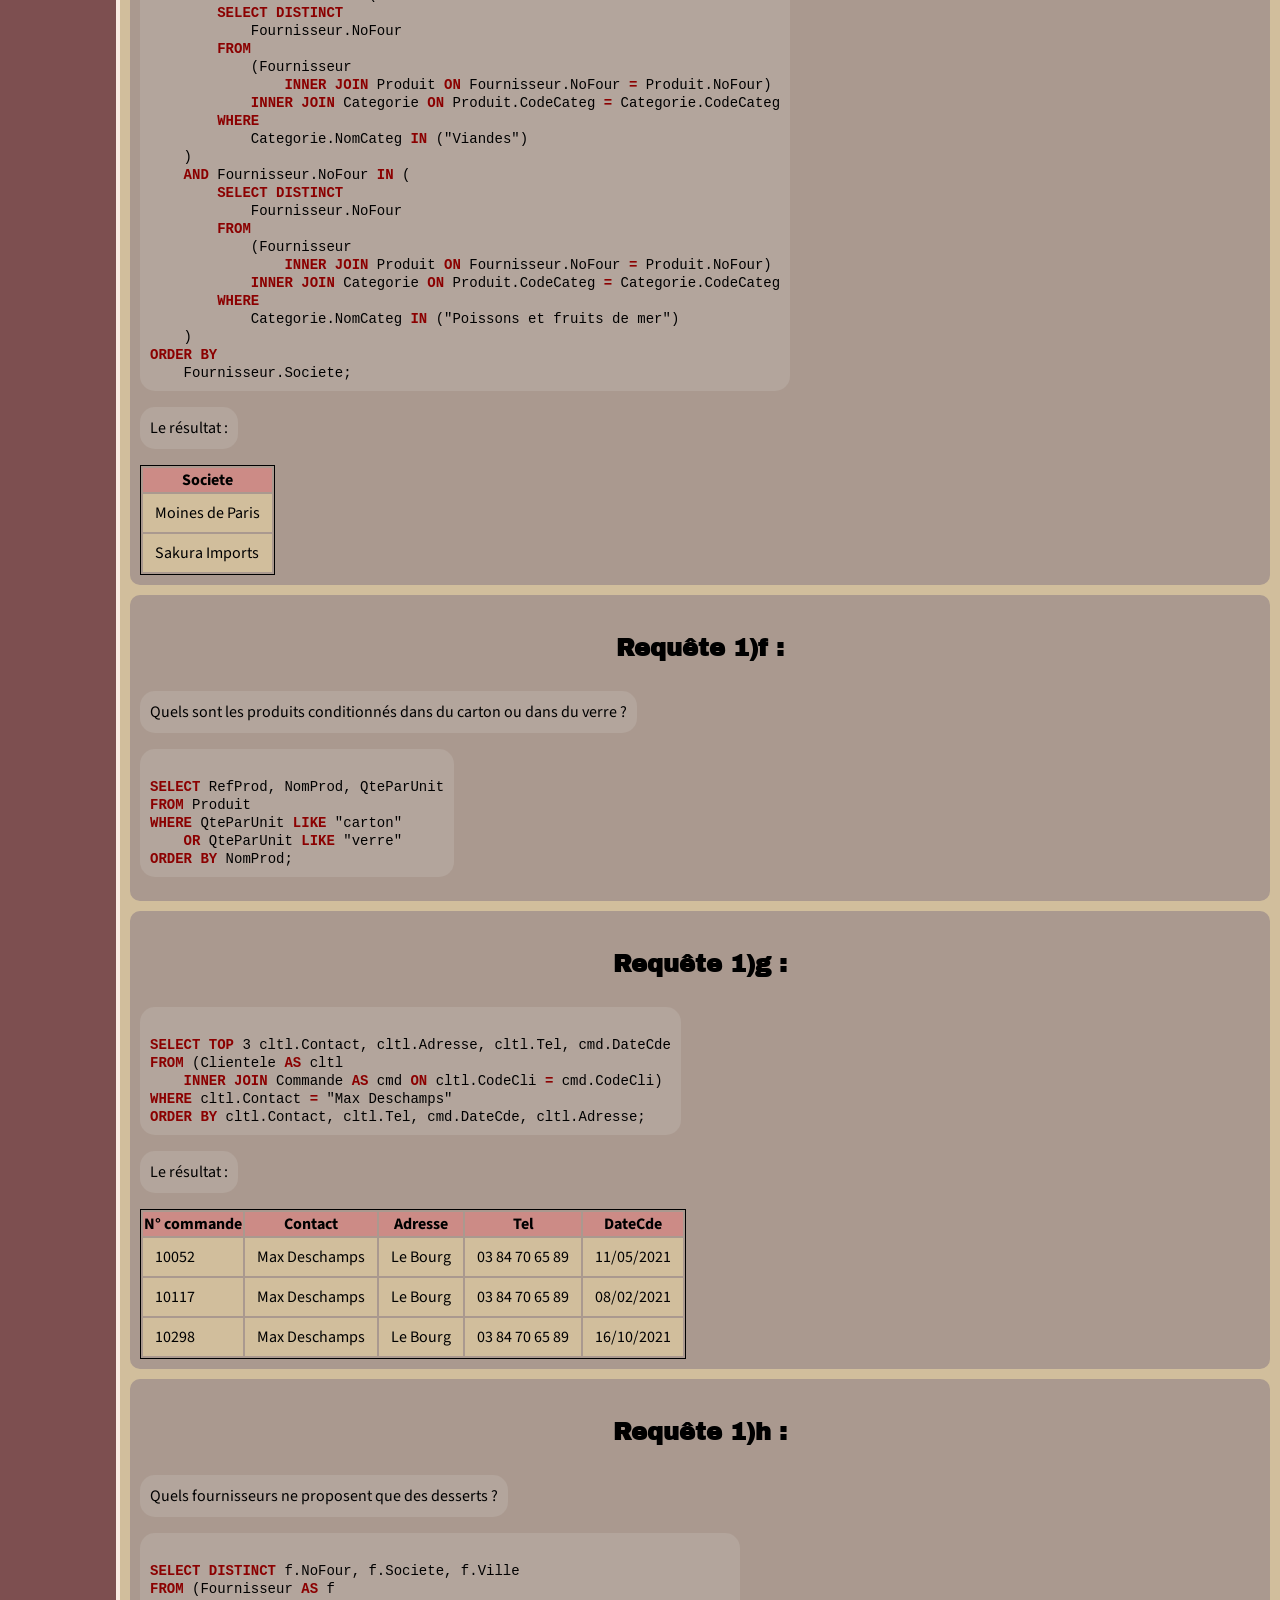
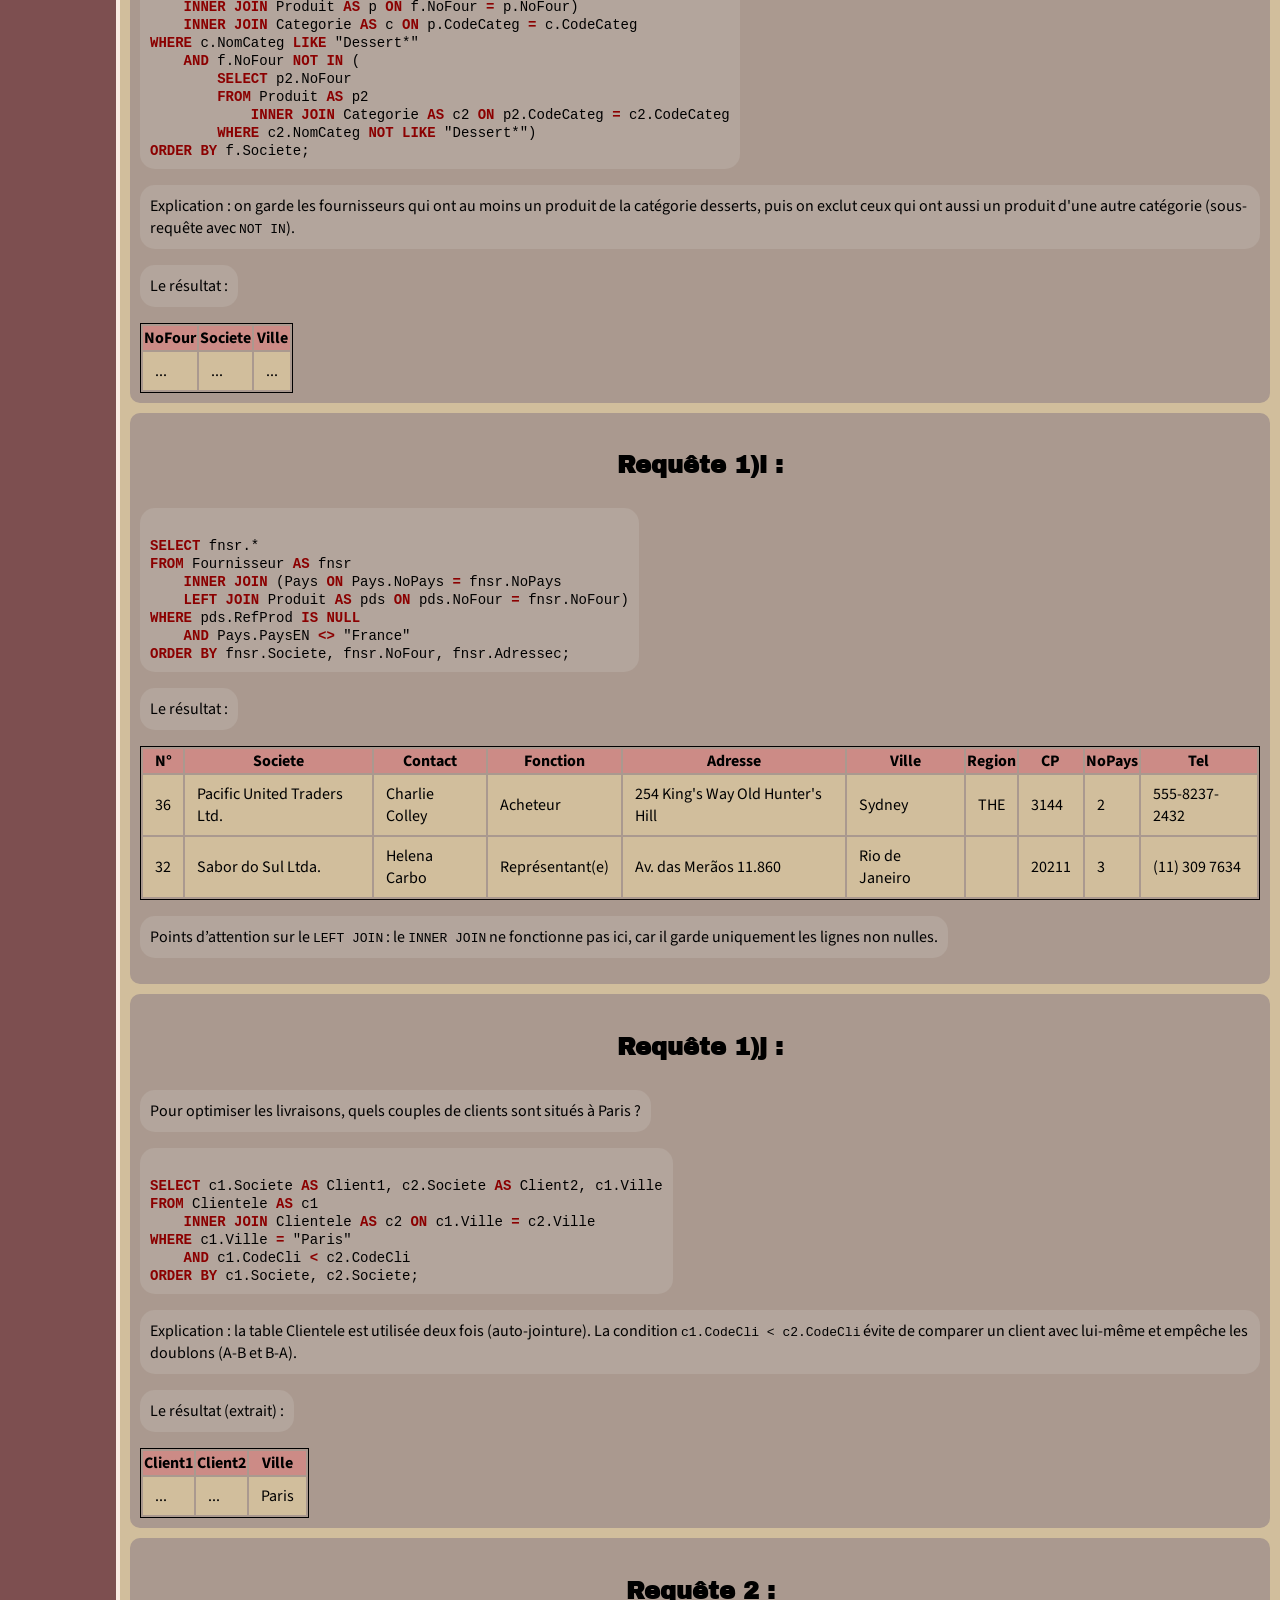
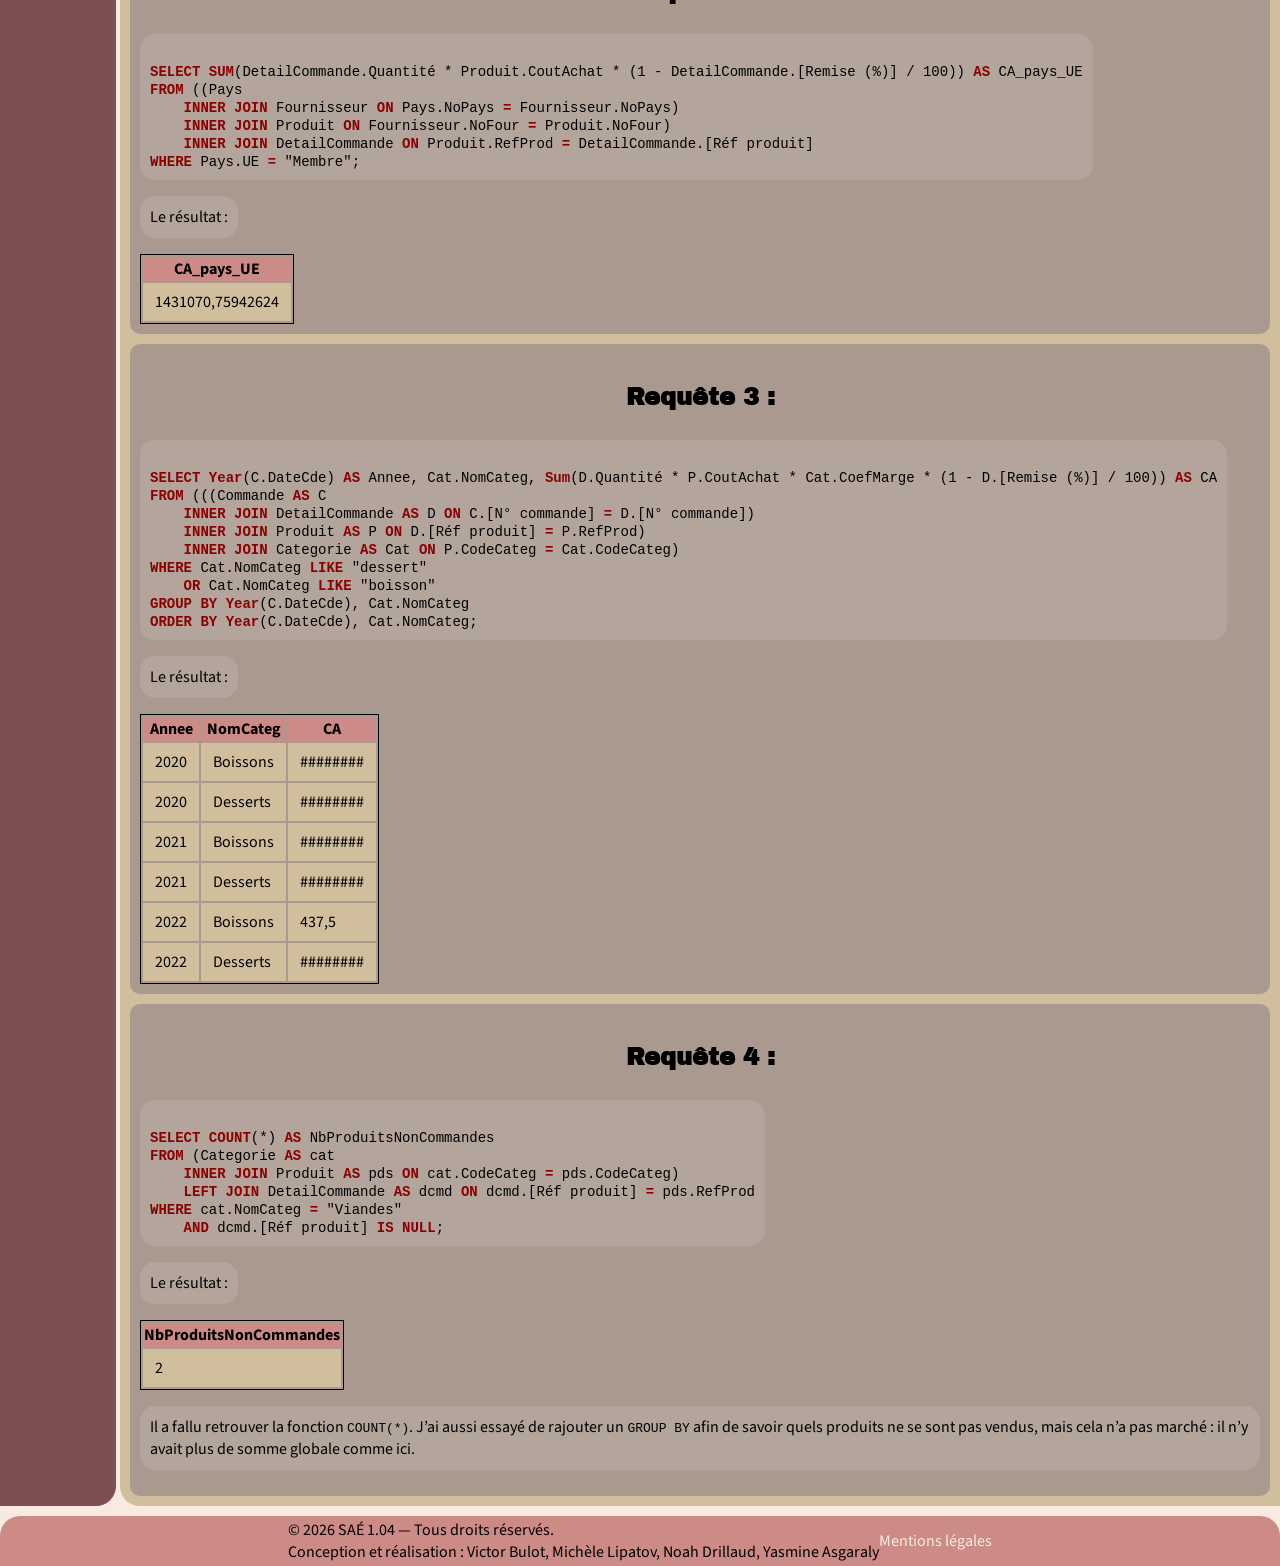
<file: SQL.html>
<!DOCTYPE html>
<html lang="fr">
<head>
    <meta charset="UTF-8"/>
    <meta name="viewport" content="width=device-width, initial-scale=1.0"/>
    <title>Compte Rendu</title>
    <link rel="stylesheet" href="assets/main.css">
    <link rel="stylesheet" href="assets/Button.css">
</head>
<body>
<div class="mobile-warning">
    <div>
        <h2>Version mobile non disponible pour le moment</h2>
        <p>Merci de consulter ce site sur un ordinateur.</p>
    </div>
</div>
<header>Requêtes SQL</header>
<nav class="Nav-mobile">
    <label for="toggle" class="menu-button">☰</label>
    <input type="checkbox" id="toggle">
    <div class="menu">
        <a href="index.html">Accueil</a>
        <a href="SQL.html">Requêtes</a>
        <a href="Requetes-perso.html">Requête individuelle</a>
        <a href="TEAM.html">L'équipe</a>
    </div>
</nav>
<nav class="nav-page">
    <a href="#requete1">Requête 1</a>
    <a href="#requete2">Requête 2</a>
    <a href="#requete3">Requête 3</a>
    <a href="#requete4">Requête 4</a>
    <a href="#requete5">Requête 5</a>
</nav>
<input type="checkbox" id="download-button">
<label for="download-button" class="floating-btn">
    <img src="assets/images/icon_download.png" alt="Téléchargements" width="64" height="64">
</label>
<div class="download-menu">
    <a href="assets/Rapport/Victor_Bulot_111_Compte%20rendu.pdf" download>Victor Bulot</a>
    <a href="assets/Rapport/111_LIPATOV_Michèle.pdf">Michèle Lipatov</a>
    <a href="assets/Rapport/111_DRILLAUD_Noah.pdf">Noah Drillaud</a>
    <a href="assets/Rapport/Yasmine_Asgaraly_111_CRP.pdf">Yasmine Asgaraly</a>
</div>


<main>

    <!-- ===================== REQUÊTE 1 ===================== -->

    <section id="requete1">
        <h2>Requête 1)a :</h2>
        <div class="requete">
<pre><code>
<strong class="redtxt">SELECT</strong> Clientele.Societe, Clientele.Contact, Clientele.Tel, Clientele.MailCli, Clientele.Ville
<strong class="redtxt">FROM</strong> Clientele
<strong class="redtxt">WHERE</strong> Clientele.Ville <strong class="redtxt">=</strong> "Paris"
<strong class="redtxt">ORDER BY</strong> Clientele.Societe;
</code></pre>
            <p>Le résultat :</p>
            <table>
                <thead>
                <tr>
                    <th>Societe</th>
                    <th>Contact</th>
                    <th>Tel</th>
                    <th>Mailcli</th>
                    <th>Ville</th>
                </tr>
                </thead>
                <tbody>
                <tr>
                    <td>ChefFamilla</td>
                    <td>Aria Cruz</td>
                    <td>06.78.54.22.65</td>
                    <td>cheffamill@gmail.com</td>
                    <td>Paris</td>
                </tr>
                <tr>
                    <td>Chez Bouxou</td>
                    <td>Alyssa Duranta</td>
                    <td>03 86 64 78 90</td>
                    <td>chezbouxou@gmail.com</td>
                    <td>Paris</td>
                </tr>
                <tr>
                    <td>La Parisienne</td>
                    <td>Marie Lefevre</td>
                    <td>06.58.64.15.62</td>
                    <td>contact@parisienne.fr</td>
                    <td>Paris</td>
                </tr>
                <tr>
                    <td>Le Gourmet</td>
                    <td>Marc Random</td>
                    <td>06.78.32.54.86</td>
                    <td>contact@parisienne.fr</td>
                    <td>Paris</td>
                </tr>
                <tr>
                    <td>Une petite faim</td>
                    <td>Diego Roel</td>
                    <td>06.40.52.22.22</td>
                    <td>unepetitef@orange.fr</td>
                    <td>Paris</td>
                </tr>
                </tbody>
            </table>
        </div>
    </section>

    <section>
        <h2>Requête 1)b :</h2>
        <p>Quels sont les produits de provenance des Etats-Unis avec un coût de moins de 25€ ? On veut connaître les noms et prix, le nom du fournisseur et sa ville.</p>
        <div class="requete">
<pre><code>
<strong class="redtxt">SELECT</strong> Produit.NomProd, Produit.CoutAchat, Fournisseur.Societe, Fournisseur.Ville
<strong class="redtxt">FROM</strong> ((Produit
    <strong class="redtxt">INNER JOIN</strong> Fournisseur <strong class="redtxt">ON</strong> Produit.NoFour <strong class="redtxt">=</strong> Fournisseur.NoFour)
    <strong class="redtxt">INNER JOIN</strong> Pays <strong class="redtxt">ON</strong> Pays.NoPays <strong class="redtxt">=</strong> Fournisseur.NoPays)
<strong class="redtxt">WHERE</strong> (Pays.PaysEN <strong class="redtxt">=</strong> "United States")
    <strong class="redtxt">AND</strong> (Produit.CoutAchat <strong class="redtxt">&lt;</strong> 25)
<strong class="redtxt">ORDER BY</strong> Produit.CoutAchat;
</code></pre>
        </div>
    </section>

    <section>
        <h2>Requête 1)c :</h2>
        <div class="requete">
<pre><code>
<strong class="redtxt">SELECT</strong> pds.NomProd, cat.NomCateg, pds.CoutAchat
<strong class="redtxt">FROM</strong> (((Produit <strong class="redtxt">AS</strong> pds
    <strong class="redtxt">INNER JOIN</strong> Fournisseur <strong class="redtxt">AS</strong> fnsr <strong class="redtxt">ON</strong> pds.NoFour <strong class="redtxt">=</strong> fnsr.NoFour)
    <strong class="redtxt">INNER JOIN</strong> Pays <strong class="redtxt">ON</strong> Pays.NoPays <strong class="redtxt">=</strong> fnsr.NoPays)
    <strong class="redtxt">INNER JOIN</strong> Categorie <strong class="redtxt">AS</strong> cat <strong class="redtxt">ON</strong> cat.CodeCateg <strong class="redtxt">=</strong> pds.CodeCateg)
<strong class="redtxt">WHERE</strong> (cat.NomCateg <strong class="redtxt">=</strong> "Viandes" <strong class="redtxt">OR</strong> cat.NomCateg <strong class="redtxt">LIKE</strong> "Poissons*")
    <strong class="redtxt">AND</strong> (pds.CoutAchat <strong class="redtxt">&gt;</strong> 50)
<strong class="redtxt">ORDER BY</strong> cat.NomCateg, pds.CoutAchat, Pays.PaysEN;
</code></pre>
            <p>Le résultat :</p>
            <table>
                <thead>
                <tr>
                    <th>Nom produit</th>
                    <th>NomCateg</th>
                    <th>CoutAchat</th>
                    <th>Societe</th>
                    <th>PaysEN</th>
                </tr>
                </thead>
                <tbody>
                <tr>
                    <td>Carnavon Tigers</td>
                    <td>Poissons et fruits de mer</td>
                    <td>52,08 €</td>
                    <td>Coral Bay Delights Ltd.</td>
                    <td>Australia</td>
                </tr>
                <tr>
                    <td>Dea Surströmming</td>
                    <td>Poissons et fruits de mer</td>
                    <td>120,00 €</td>
                    <td>SkandiDelikat AB</td>
                    <td>Sweden</td>
                </tr>
                <tr>
                    <td>Tourtière</td>
                    <td>Viandes</td>
                    <td>56,21 €</td>
                    <td>Le Panier du Coin</td>
                    <td>Canada</td>
                </tr>
                <tr>
                    <td>Pâté chinois</td>
                    <td>Viandes</td>
                    <td>68,00 €</td>
                    <td>Le Panier du Coin</td>
                    <td>Canada</td>
                </tr>
                <tr>
                    <td>Mishi Kobe Niku</td>
                    <td>Viandes</td>
                    <td>80,83 €</td>
                    <td>Sakura Imports</td>
                    <td>Japan</td>
                </tr>
                <tr>
                    <td>Perth Pasties</td>
                    <td>Viandes</td>
                    <td>97,33 €</td>
                    <td>Boomerang Goods Pty Ltd.</td>
                    <td>Australia</td>
                </tr>
                <tr>
                    <td>Thüringer Rostbratwurst</td>
                    <td>Viandes</td>
                    <td>103,16 €</td>
                    <td>TanteGreta Handelsgruppe AG</td>
                    <td>Germany</td>
                </tr>
                </tbody>
            </table>
        </div>
    </section>

    <section>
        <h2>Requête 1)d :</h2>
        <div class="requete">
<pre><code>
<strong class="redtxt">SELECT</strong> Categorie.NomCateg, Produit.NomProd, Fournisseur.Contact
<strong class="redtxt">FROM</strong> Fournisseur
<strong class="redtxt">INNER JOIN</strong> (Categorie
    <strong class="redtxt">INNER JOIN</strong> Produit <strong class="redtxt">ON</strong> Categorie.CodeCateg <strong class="redtxt">=</strong> Produit.CodeCateg)
    <strong class="redtxt">ON</strong> Fournisseur.NoFour
<strong class="redtxt">WHERE</strong> Categorie.NomCateg <strong class="redtxt">LIKE</strong> "Viandes*"
    <strong class="redtxt">OR</strong> Categorie.NomCateg <strong class="redtxt">LIKE</strong> "Poissons*"
<strong class="redtxt">ORDER BY</strong> Categorie.NomCateg <strong class="redtxt">ASC</strong>;
</code></pre>
            <p>Le résultat :</p>
            <table>
                <thead>
                <tr>
                    <th>NomCateg</th>
                    <th>Nom produit</th>
                    <th>Contact</th>
                </tr>
                </thead>
                <tbody>
                <tr>
                    <td>Poissons et fruits de mer</td>
                    <td>Røgede sild</td>
                    <td>Niels Petersen</td>
                </tr>
                <tr>
                    <td>Poissons et fruits de mer</td>
                    <td>Ikura</td>
                    <td>Yoshi Nagase</td>
                </tr>
                <tr>
                    <td>Poissons et fruits de mer</td>
                    <td>Konbu</td>
                    <td>Mayumi Ohno</td>
                </tr>
                <tr>
                    <td>Poissons et fruits de mer</td>
                    <td>Carnarvon Tigers</td>
                    <td>Ian Devling</td>
                </tr>
                <tr>
                    <td>Poissons et fruits de mer</td>
                    <td>Nord-Ost Matjeshering</td>
                    <td>Sven Petersen</td>
                </tr>
                <tr>
                    <td>Poissons et fruits de mer</td>
                    <td>Inlagd Sill</td>
                    <td>Michael Björn</td>
                </tr>
                <tr>
                    <td>Poissons et fruits de mer</td>
                    <td>Gravad lax</td>
                    <td>Michael Björn</td>
                </tr>
                <tr>
                    <td>Poissons et fruits de mer</td>
                    <td>Jack's New England Clam Chowder</td>
                    <td>Robb Merchant</td>
                </tr>
                <tr>
                    <td>Poissons et fruits de mer</td>
                    <td>Spegesild</td>
                    <td>Niels Petersen</td>
                </tr>
                <tr>
                    <td>Poissons et fruits de mer</td>
                    <td>Escargots de Bourgogne</td>
                    <td>Roger Delameare</td>
                </tr>
                <tr>
                    <td>Poissons et fruits de mer</td>
                    <td>Röd Kaviar</td>
                    <td>Michael Björn</td>
                </tr>
                <tr>
                    <td>Poissons et fruits de mer</td>
                    <td>Cidre brut de Saint Lô</td>
                    <td>Marie Nodier</td>
                </tr>
                <tr>
                    <td>Poissons et fruits de mer</td>
                    <td>Dea Surströmming</td>
                    <td>Lars Peterson</td>
                </tr>
                <tr>
                    <td>Poissons et fruits de mer</td>
                    <td>Boston Crab Meat</td>
                    <td>Robb Merchant</td>
                </tr>
                <tr>
                    <td>Viandes</td>
                    <td>Perth Pasties</td>
                    <td>Wendy Mackenzie</td>
                </tr>
                <tr>
                    <td>Viandes</td>
                    <td>Paté de Campagne au Pommeau</td>
                    <td>Marie Nodier</td>
                </tr>
                <tr>
                    <td>Viandes</td>
                    <td>Tourtière</td>
                    <td>Jean-Guy Lauzon</td>
                </tr>
                <tr>
                    <td>Viandes</td>
                    <td>Mishi Kobe Niku</td>
                    <td>Yoshi Nagase</td>
                </tr>
                <tr>
                    <td>Viandes</td>
                    <td>Pâté chinois</td>
                    <td>Jean-Guy Lauzon</td>
                </tr>
                <tr>
                    <td>Viandes</td>
                    <td>Thüringer Rostbratwurst</td>
                    <td>Martin Bein</td>
                </tr>
                <tr>
                    <td>Viandes</td>
                    <td>Alice Mutton</td>
                    <td>Hug Jhonson</td>
                </tr>
                <tr>
                    <td>Viandes</td>
                    <td>Terrine Andouilloux</td>
                    <td>Bob Rego</td>
                </tr>
                </tbody>
            </table>
        </div>
    </section>

    <section>
        <h2>Requête 1)e :</h2>
        <div class="requete">
<pre><code>
<strong class="redtxt">SELECT</strong> Fournisseur.Societe, Categorie.NomCateg
<strong class="redtxt">FROM</strong> Fournisseur <strong class="redtxt">INNER JOIN</strong>
(Categorie <strong class="redtxt">SELECT</strong>
    Fournisseur.Societe
<strong class="redtxt">FROM</strong>
    Fournisseur
<strong class="redtxt">WHERE</strong>
    Fournisseur.NoFour <strong class="redtxt">IN</strong> (
        <strong class="redtxt">SELECT DISTINCT</strong>
            Fournisseur.NoFour
        <strong class="redtxt">FROM</strong>
            (Fournisseur
                <strong class="redtxt">INNER JOIN</strong> Produit <strong class="redtxt">ON</strong> Fournisseur.NoFour <strong class="redtxt">=</strong> Produit.NoFour)
            <strong class="redtxt">INNER JOIN</strong> Categorie <strong class="redtxt">ON</strong> Produit.CodeCateg <strong class="redtxt">=</strong> Categorie.CodeCateg
        <strong class="redtxt">WHERE</strong>
            Categorie.NomCateg <strong class="redtxt">IN</strong> ("Viandes")
    )
    <strong class="redtxt">AND</strong> Fournisseur.NoFour <strong class="redtxt">IN</strong> (
        <strong class="redtxt">SELECT DISTINCT</strong>
            Fournisseur.NoFour
        <strong class="redtxt">FROM</strong>
            (Fournisseur
                <strong class="redtxt">INNER JOIN</strong> Produit <strong class="redtxt">ON</strong> Fournisseur.NoFour <strong class="redtxt">=</strong> Produit.NoFour)
            <strong class="redtxt">INNER JOIN</strong> Categorie <strong class="redtxt">ON</strong> Produit.CodeCateg <strong class="redtxt">=</strong> Categorie.CodeCateg
        <strong class="redtxt">WHERE</strong>
            Categorie.NomCateg <strong class="redtxt">IN</strong> ("Poissons et fruits de mer")
    )
<strong class="redtxt">ORDER BY</strong>
    Fournisseur.Societe;
</code></pre>
            <p>Le résultat :</p>
            <table>
                <thead>
                <tr>
                    <th>Societe</th>
                </tr>
                </thead>
                <tbody>
                <tr>
                    <td>Moines de Paris</td>
                </tr>
                <tr>
                    <td>Sakura Imports</td>
                </tr>
                </tbody>
            </table>
        </div>
    </section>

    <section>
        <h2>Requête 1)f :</h2>
        <p>Quels sont les produits conditionnés dans du carton ou dans du verre ?</p>
        <div class="requete">
<pre><code>
<strong class="redtxt">SELECT</strong> RefProd, NomProd, QteParUnit
<strong class="redtxt">FROM</strong> Produit
<strong class="redtxt">WHERE</strong> QteParUnit <strong class="redtxt">LIKE</strong> "carton"
    <strong class="redtxt">OR</strong> QteParUnit <strong class="redtxt">LIKE</strong> "verre"
<strong class="redtxt">ORDER BY</strong> NomProd;
</code></pre>
        </div>
    </section>

    <section>
        <h2>Requête 1)g :</h2>
        <div class="requete">
<pre><code>
<strong class="redtxt">SELECT TOP</strong> 3 cltl.Contact, cltl.Adresse, cltl.Tel, cmd.DateCde
<strong class="redtxt">FROM</strong> (Clientele <strong class="redtxt">AS</strong> cltl
    <strong class="redtxt">INNER JOIN</strong> Commande <strong class="redtxt">AS</strong> cmd <strong class="redtxt">ON</strong> cltl.CodeCli <strong class="redtxt">=</strong> cmd.CodeCli)
<strong class="redtxt">WHERE</strong> cltl.Contact <strong class="redtxt">=</strong> "Max Deschamps"
<strong class="redtxt">ORDER BY</strong> cltl.Contact, cltl.Tel, cmd.DateCde, cltl.Adresse;
</code></pre>
            <p>Le résultat :</p>
            <table>
                <thead>
                <tr>
                    <th>N° commande</th>
                    <th>Contact</th>
                    <th>Adresse</th>
                    <th>Tel</th>
                    <th>DateCde</th>
                </tr>
                </thead>
                <tbody>
                <tr>
                    <td>10052</td>
                    <td>Max Deschamps</td>
                    <td>Le Bourg</td>
                    <td>03 84 70 65 89</td>
                    <td>11/05/2021</td>
                </tr>
                <tr>
                    <td>10117</td>
                    <td>Max Deschamps</td>
                    <td>Le Bourg</td>
                    <td>03 84 70 65 89</td>
                    <td>08/02/2021</td>
                </tr>
                <tr>
                    <td>10298</td>
                    <td>Max Deschamps</td>
                    <td>Le Bourg</td>
                    <td>03 84 70 65 89</td>
                    <td>16/10/2021</td>
                </tr>
                </tbody>
            </table>
        </div>
    </section>

    <section>
        <h2>Requête 1)h :</h2>
        <p>Quels fournisseurs ne proposent que des desserts ?</p>
        <div class="requete">
<pre><code>
<strong class="redtxt">SELECT DISTINCT</strong> f.NoFour, f.Societe, f.Ville
<strong class="redtxt">FROM</strong> (Fournisseur <strong class="redtxt">AS</strong> f
    <strong class="redtxt">INNER JOIN</strong> Produit <strong class="redtxt">AS</strong> p <strong class="redtxt">ON</strong> f.NoFour <strong class="redtxt">=</strong> p.NoFour)
    <strong class="redtxt">INNER JOIN</strong> Categorie <strong class="redtxt">AS</strong> c <strong class="redtxt">ON</strong> p.CodeCateg <strong class="redtxt">=</strong> c.CodeCateg
<strong class="redtxt">WHERE</strong> c.NomCateg <strong class="redtxt">LIKE</strong> "Dessert*"
    <strong class="redtxt">AND</strong> f.NoFour <strong class="redtxt">NOT IN</strong> (
        <strong class="redtxt">SELECT</strong> p2.NoFour
        <strong class="redtxt">FROM</strong> Produit <strong class="redtxt">AS</strong> p2
            <strong class="redtxt">INNER JOIN</strong> Categorie <strong class="redtxt">AS</strong> c2 <strong class="redtxt">ON</strong> p2.CodeCateg <strong class="redtxt">=</strong> c2.CodeCateg
        <strong class="redtxt">WHERE</strong> c2.NomCateg <strong class="redtxt">NOT LIKE</strong> "Dessert*")
<strong class="redtxt">ORDER BY</strong> f.Societe;
</code></pre>
            <p>Explication : on garde les fournisseurs qui ont au moins un produit de la catégorie desserts, puis on exclut ceux qui ont aussi un produit d'une autre catégorie (sous-requête avec <code>NOT IN</code>).</p>
            <p>Le résultat :</p>
            <table>
                <thead>
                <tr>
                    <th>NoFour</th>
                    <th>Societe</th>
                    <th>Ville</th>
                </tr>
                </thead>
                <tbody>
                <tr>
                    <td>...</td>
                    <td>...</td>
                    <td>...</td>
                </tr>
                </tbody>
            </table>
        </div>
    </section>

    <section>
        <h2>Requête 1)i :</h2>
        <div class="requete">
<pre><code>
<strong class="redtxt">SELECT</strong> fnsr.*
<strong class="redtxt">FROM</strong> Fournisseur <strong class="redtxt">AS</strong> fnsr
    <strong class="redtxt">INNER JOIN</strong> (Pays <strong class="redtxt">ON</strong> Pays.NoPays <strong class="redtxt">=</strong> fnsr.NoPays
    <strong class="redtxt">LEFT JOIN</strong> Produit <strong class="redtxt">AS</strong> pds <strong class="redtxt">ON</strong> pds.NoFour <strong class="redtxt">=</strong> fnsr.NoFour)
<strong class="redtxt">WHERE</strong> pds.RefProd <strong class="redtxt">IS NULL</strong>
    <strong class="redtxt">AND</strong> Pays.PaysEN <strong class="redtxt">&lt;&gt;</strong> "France"
<strong class="redtxt">ORDER BY</strong> fnsr.Societe, fnsr.NoFour, fnsr.Adressec;
</code></pre>
            <p>Le résultat :</p>
            <table>
                <thead>
                <tr>
                    <th>N°</th>
                    <th>Societe</th>
                    <th>Contact</th>
                    <th>Fonction</th>
                    <th>Adresse</th>
                    <th>Ville</th>
                    <th>Region</th>
                    <th>CP</th>
                    <th>NoPays</th>
                    <th>Tel</th>
                </tr>
                </thead>
                <tbody>
                <tr>
                    <td>36</td>
                    <td>Pacific United Traders Ltd.</td>
                    <td>Charlie Colley</td>
                    <td>Acheteur</td>
                    <td>254 King's Way Old Hunter's Hill</td>
                    <td>Sydney</td>
                    <td>THE</td>
                    <td>3144</td>
                    <td>2</td>
                    <td>555-8237-2432</td>
                </tr>
                <tr>
                    <td>32</td>
                    <td>Sabor do Sul Ltda.</td>
                    <td>Helena Carbo</td>
                    <td>Représentant(e)</td>
                    <td>Av. das Merãos 11.860</td>
                    <td>Rio de Janeiro</td>
                    <td></td>
                    <td>20211</td>
                    <td>3</td>
                    <td>(11) 309 7634</td>
                </tr>
                </tbody>
            </table>
            <p>Points d’attention sur le <code>LEFT JOIN</code> : le <code>INNER JOIN</code> ne fonctionne pas ici, car il garde uniquement les lignes non nulles.</p>
        </div>
    </section>

    <section>
        <h2>Requête 1)j :</h2>
        <p>Pour optimiser les livraisons, quels couples de clients sont situés à Paris ?</p>
        <div class="requete">
<pre><code>
<strong class="redtxt">SELECT</strong> c1.Societe <strong class="redtxt">AS</strong> Client1, c2.Societe <strong class="redtxt">AS</strong> Client2, c1.Ville
<strong class="redtxt">FROM</strong> Clientele <strong class="redtxt">AS</strong> c1
    <strong class="redtxt">INNER JOIN</strong> Clientele <strong class="redtxt">AS</strong> c2 <strong class="redtxt">ON</strong> c1.Ville <strong class="redtxt">=</strong> c2.Ville
<strong class="redtxt">WHERE</strong> c1.Ville <strong class="redtxt">=</strong> "Paris"
    <strong class="redtxt">AND</strong> c1.CodeCli <strong class="redtxt">&lt;</strong> c2.CodeCli
<strong class="redtxt">ORDER BY</strong> c1.Societe, c2.Societe;
</code></pre>
            <p>Explication : la table Clientele est utilisée deux fois (auto-jointure). La condition <code>c1.CodeCli &lt; c2.CodeCli</code> évite de comparer un client avec lui-même et empêche les doublons (A-B et B-A).</p>
            <p>Le résultat (extrait) :</p>
            <table>
                <thead>
                <tr>
                    <th>Client1</th>
                    <th>Client2</th>
                    <th>Ville</th>
                </tr>
                </thead>
                <tbody>
                <tr>
                    <td>...</td>
                    <td>...</td>
                    <td>Paris</td>
                </tr>
                </tbody>
            </table>
        </div>
    </section>

    <!-- ===================== REQUÊTE 2 ===================== -->

    <section id="requete2">
        <h2>Requête 2 :</h2>
        <div class="requete">
<pre><code>
<strong class="redtxt">SELECT SUM</strong>(DetailCommande.Quantité * Produit.CoutAchat * (1 - DetailCommande.[Remise (%)] / 100)) <strong class="redtxt">AS</strong> CA_pays_UE
<strong class="redtxt">FROM</strong> ((Pays
    <strong class="redtxt">INNER JOIN</strong> Fournisseur <strong class="redtxt">ON</strong> Pays.NoPays <strong class="redtxt">=</strong> Fournisseur.NoPays)
    <strong class="redtxt">INNER JOIN</strong> Produit <strong class="redtxt">ON</strong> Fournisseur.NoFour <strong class="redtxt">=</strong> Produit.NoFour)
    <strong class="redtxt">INNER JOIN</strong> DetailCommande <strong class="redtxt">ON</strong> Produit.RefProd <strong class="redtxt">=</strong> DetailCommande.[Réf produit]
<strong class="redtxt">WHERE</strong> Pays.UE <strong class="redtxt">=</strong> "Membre";
</code></pre>
            <p>Le résultat :</p>
            <table>
                <thead>
                <tr>
                    <th>CA_pays_UE</th>
                </tr>
                </thead>
                <tbody>
                <tr>
                    <td>1431070,75942624</td>
                </tr>
                </tbody>
            </table>
        </div>
    </section>

    <!-- ===================== REQUÊTE 3 ===================== -->

    <section id="requete3">
        <h2>Requête 3 :</h2>
        <div class="requete">
<pre><code>
<strong class="redtxt">SELECT</strong> <strong class="redtxt">Year</strong>(C.DateCde) <strong class="redtxt">AS</strong> Annee, Cat.NomCateg, <strong class="redtxt">Sum</strong>(D.Quantité * P.CoutAchat * Cat.CoefMarge * (1 - D.[Remise (%)] / 100)) <strong class="redtxt">AS</strong> CA
<strong class="redtxt">FROM</strong> (((Commande <strong class="redtxt">AS</strong> C
    <strong class="redtxt">INNER JOIN</strong> DetailCommande <strong class="redtxt">AS</strong> D <strong class="redtxt">ON</strong> C.[N° commande] <strong class="redtxt">=</strong> D.[N° commande])
    <strong class="redtxt">INNER JOIN</strong> Produit <strong class="redtxt">AS</strong> P <strong class="redtxt">ON</strong> D.[Réf produit] <strong class="redtxt">=</strong> P.RefProd)
    <strong class="redtxt">INNER JOIN</strong> Categorie <strong class="redtxt">AS</strong> Cat <strong class="redtxt">ON</strong> P.CodeCateg <strong class="redtxt">=</strong> Cat.CodeCateg)
<strong class="redtxt">WHERE</strong> Cat.NomCateg <strong class="redtxt">LIKE</strong> "dessert"
    <strong class="redtxt">OR</strong> Cat.NomCateg <strong class="redtxt">LIKE</strong> "boisson"
<strong class="redtxt">GROUP BY</strong> <strong class="redtxt">Year</strong>(C.DateCde), Cat.NomCateg
<strong class="redtxt">ORDER BY</strong> <strong class="redtxt">Year</strong>(C.DateCde), Cat.NomCateg;
</code></pre>
            <p>Le résultat :</p>
            <table>
                <thead>
                <tr>
                    <th>Annee</th>
                    <th>NomCateg</th>
                    <th>CA</th>
                </tr>
                </thead>
                <tbody>
                <tr>
                    <td>2020</td>
                    <td>Boissons</td>
                    <td>########</td>
                </tr>
                <tr>
                    <td>2020</td>
                    <td>Desserts</td>
                    <td>########</td>
                </tr>
                <tr>
                    <td>2021</td>
                    <td>Boissons</td>
                    <td>########</td>
                </tr>
                <tr>
                    <td>2021</td>
                    <td>Desserts</td>
                    <td>########</td>
                </tr>
                <tr>
                    <td>2022</td>
                    <td>Boissons</td>
                    <td>437,5</td>
                </tr>
                <tr>
                    <td>2022</td>
                    <td>Desserts</td>
                    <td>########</td>
                </tr>
                </tbody>
            </table>
        </div>
    </section>

    <!-- ===================== REQUÊTE 4 ===================== -->

    <section id="requete4">
        <h2>Requête 4 :</h2>
        <div class="requete">
<pre><code>
<strong class="redtxt">SELECT</strong> <strong class="redtxt">COUNT</strong>(*) <strong class="redtxt">AS</strong> NbProduitsNonCommandes
<strong class="redtxt">FROM</strong> (Categorie <strong class="redtxt">AS</strong> cat
    <strong class="redtxt">INNER JOIN</strong> Produit <strong class="redtxt">AS</strong> pds <strong class="redtxt">ON</strong> cat.CodeCateg <strong class="redtxt">=</strong> pds.CodeCateg)
    <strong class="redtxt">LEFT JOIN</strong> DetailCommande <strong class="redtxt">AS</strong> dcmd <strong class="redtxt">ON</strong> dcmd.[Réf produit] <strong class="redtxt">=</strong> pds.RefProd
<strong class="redtxt">WHERE</strong> cat.NomCateg <strong class="redtxt">=</strong> "Viandes"
    <strong class="redtxt">AND</strong> dcmd.[Réf produit] <strong class="redtxt">IS NULL</strong>;
</code></pre>
            <p>Le résultat :</p>
            <table>
                <thead>
                <tr>
                    <th>NbProduitsNonCommandes</th>
                </tr>
                </thead>
                <tbody>
                <tr>
                    <td>2</td>
                </tr>
                </tbody>
            </table>
            <p>Il a fallu retrouver la fonction <code>COUNT(*)</code>. J’ai aussi essayé de rajouter un <code>GROUP BY</code> afin de savoir quels produits ne se sont pas vendus, mais cela n’a pas marché : il n’y avait plus de somme globale comme ici.</p>
        </div>
    </section>

</main>
<footer><div class="footers">© 2026 SAÉ 1.04 — Tous droits réservés. <br>
    Conception et réalisation : Victor Bulot, Michèle Lipatov, Noah Drillaud, Yasmine Asgaraly</div>
    <a href="Mentions_legales.html" class="FootersLink">  Mentions légales</a>
</footer>
</body>
</html>
</file>
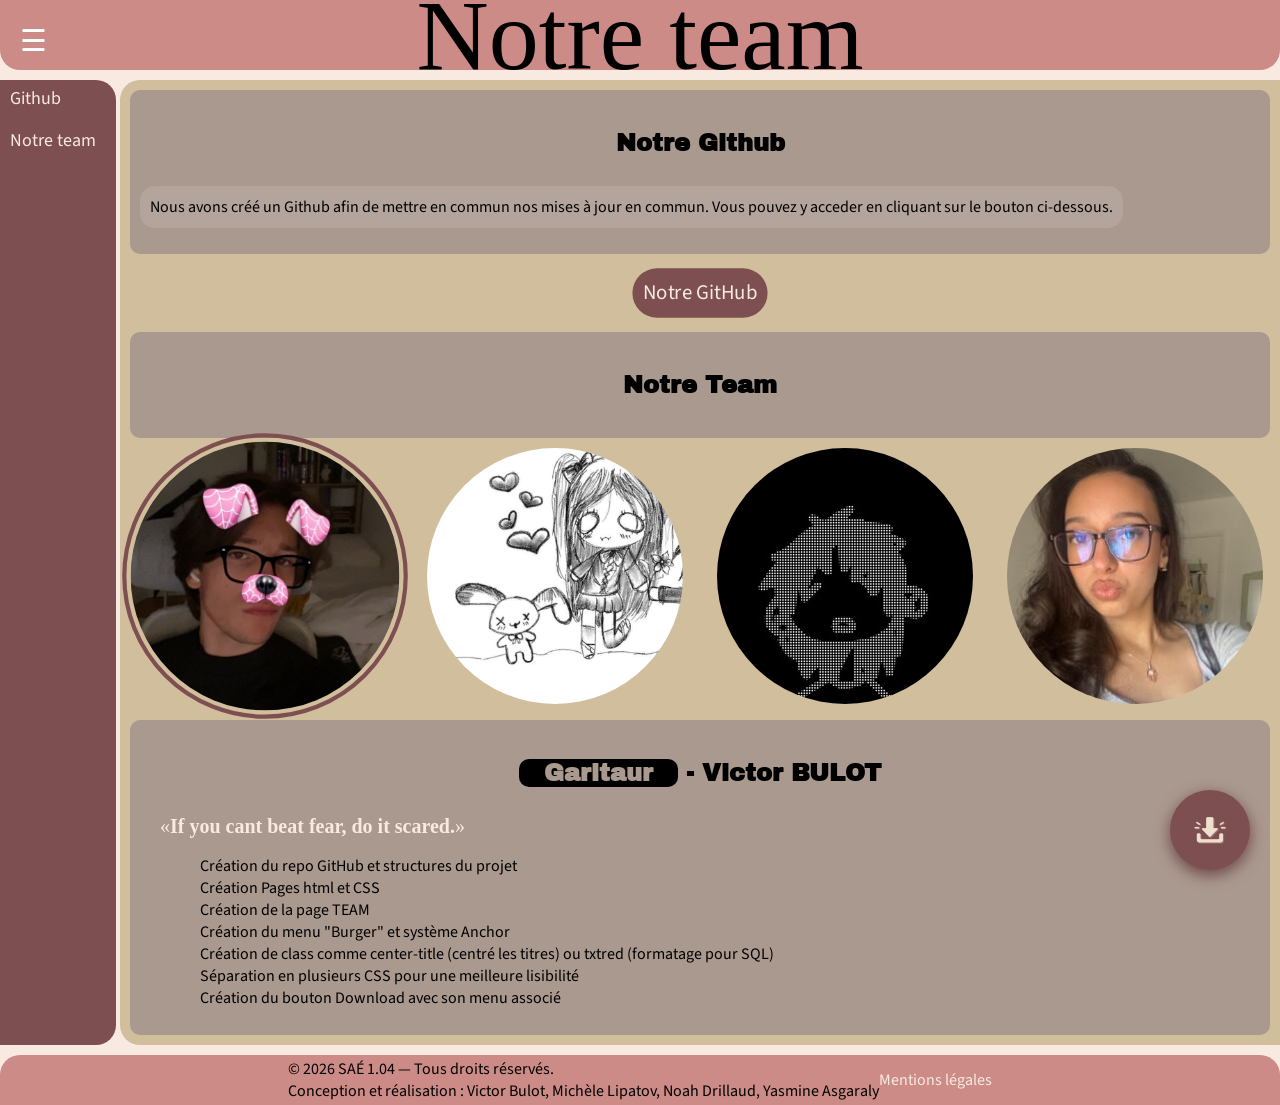
<file: TEAM.html>
<!DOCTYPE html>
<html lang="fr">
<head>
    <meta charset="UTF-8" />
    <meta name="viewport" content="width=device-width, initial-scale=1.0" />
    <title>Our team</title>
    <link rel="stylesheet" href="assets/main.css" />
    <link rel="stylesheet" href="assets/Button.css">
</head>
<body>
<div class="mobile-warning">
    <div>
        <h2>Version mobile non disponible pour le moment</h2>
        <p>Merci de consulter ce site sur un ordinateur.</p>
    </div>
</div>
<header>Notre team</header>
    <nav class="Nav-mobile">
        <label for="toggle" class="menu-button">☰</label>
        <input type="checkbox" id="toggle">
        <div class="menu">
            <a href="index.html">Accueil</a>
            <a href="SQL.html">Requêtes</a>
            <a href="Requetes-perso.html">Requête individuelle</a>
            <a href="TEAM.html">L'équipe</a>
        </div>
    </nav>
    <nav class="nav-page">
        <a href="#Github">Github</a>
        <a href="#Team">Notre team</a>
    </nav>

<main>
    <section>
        <h2 class="title-center">Notre Github</h2>
        <p>Nous avons créé un Github afin de mettre en commun nos mises à jour en commun.
            Vous pouvez y acceder en cliquant sur le bouton ci-dessous.
        </p>
    </section>
    <div class="button-container">
        <a href="https://github.com/garitaur/SAE-1.04" class="link-button" target="_blank">
            Notre GitHub
        </a>
    </div>
    <input type="checkbox" id="download-button">
    <label for="download-button" class="floating-btn">
        <img src="assets/images/icon_download.png" alt="Téléchargements" width="64" height="64">
    </label>
    <div class="download-menu">
        <a href="assets/Rapport/Victor_Bulot_111_Compte%20rendu.pdf" download>Victor Bulot</a>
        <a href="assets/Rapport/111_LIPATOV_Michèle.pdf">Michèle Lipatov</a>
        <a href="assets/Rapport/111_DRILLAUD_Noah.pdf">Noah Drillaud</a>
        <a href="assets/Rapport/Yasmine_Asgaraly_111_CRP.pdf">Yasmine Asgaraly</a>
    </div>


    <section id="Team">
        <h2 class="title-center">Notre Team</h2>
    </section>

    <input type="radio" name="team" id="garitaur" hidden checked>
    <input type="radio" name="team" id="sfsq" hidden>
    <input type="radio" name="team" id="guest" hidden>
    <input type="radio" name="team" id="iisjabbe" hidden>

    <div class="Team">
        <label for="garitaur">
            <img class="TeamParticipant" src="assets/images/garitaur-avatar-1024.jpg" height="256" width="256" alt="Garitaur">
        </label>
        <label for="sfsq">
            <img class="TeamParticipant" src="assets/images/sfsq-avatar-1024.jpg" height="256" width="256" alt="Sfsq">
        </label>
        <label for="guest">
            <img class="TeamParticipant" src="assets/images/guesst_24-avatar-1024.jpg" height="256" width="256" alt="Guest">
        </label>
        <label for="iisjabbe">
            <img class="TeamParticipant" src="assets/images/iisjabbejdjd_44386-avatar-1024.jpg" height="256" width="256" alt="Iisjabbe">
        </label>
    </div>
    <section class="InfosTeam">
        <div class="track">

            <div class="fiche garitaur-fiche">
                <h2><a href="https://github.com/garitaur"target="_blank">Garitaur</a> - Victor BULOT</h2>
                <q><strong>If you cant beat fear, do it scared.</strong></q>
                <ul>
                    <li>Création du repo GitHub et structures du projet</li>
                    <li>Création Pages html et CSS</li>
                    <li>Création de la page TEAM</li>
                    <li>Création du menu "Burger" et système Anchor</li>
                    <li>Création de class comme center-title (centré les titres) ou txtred (formatage pour SQL)</li>
                    <li>Séparation en plusieurs CSS pour une meilleure lisibilité</li>
                    <li>Création du bouton Download avec son menu associé</li>
                </ul>
            </div>

            <div class="fiche sfsq-fiche">
                <h2><a href="https://github.com/lipatov08"target="_blank">Sfsq</a> - Michèle LIPATOV</h2>
                <ul>
                    <li>Création de la requête personnel</li>
                    <li>Mise en forme du pre</li>
                    <li>création de tableau</li>
                    <li>Création de la requête 1.B,1.F et 3</li>
                </ul>
            </div>
            <div class="fiche guest-fiche">
                <h2><a href="https://github.com/Noah-drillaud">Guesst</a> - Noah DRLLAUD</h2>

                <ul>
                    <li>Création de la requête personnel</li>
                    <li>Création de la requête D, H et J</li>
                </ul>
            </div>

            <div class="fiche iisjabbe-fiche">
                <h2><a href="https://github.com/yasmine337"target="_blank">yasmine337</a> - Yasmine Asgaraly</h2>
                <ul>
                    <li>Travail particulier sur la page Acceuil</li>
                    <li>Création des templates pour les tableaux</li>
                    <li>Création des templates pour les paragraphes pre</li>
                    <li>Création des boutons 'notre équipe' et 'requete'</li>
                    <li>Mise en place de la police d'écriture</li>
                </ul>
            </div>
        </div>
    </section>

</main>
<footer><div class="footers">© 2026 SAÉ 1.04 — Tous droits réservés. <br>
    Conception et réalisation : Victor Bulot, Michèle Lipatov, Noah Drillaud, Yasmine Asgaraly</div>
    <a href="Mentions_legales.html" class="FootersLink">  Mentions légales</a>
</footer>
</body>
</html>
</file>
<file: assets/main.css>
@import url('https://fonts.googleapis.com/css2?family=Archivo+Black&family=IBM+Plex+Mono:ital,wght@0,100;0,200;0,300;0,400;0,500;0,600;0,700;1,100;1,200;1,300;1,400;1,500;1,600;1,700&family=Montserrat:ital,wght@0,100..900;1,100..900&family=Source+Sans+3:ital,wght@0,200..900;1,200..900&display=swap');
/*Un fichier pour tous les contrôler*/
@import "variables.css";
@import "base.css";
@import "structure.css";
@import "navigation.css";
@import "Button.css";
@import "equipe.css";
@import "responsive.css";
</file>
<file: assets/Button.css>
/*bouton ouvrir le menu*/
.menu-button {
    display: flex;
    position: fixed;
    top: 20px;
    left: 20px;
    z-index: 1001;
    font-size: 30px;
    cursor: pointer;
    color: white;
}
/*bouton pour fermer*/
.close-button {
    position: absolute;
    top: 20px;
    right: 20px;
    font-size: 25px;
    color: white;
    cursor: pointer;
}

/* Liens-boutons dans les titres */
h2 a{
    color: var(--bg-section);
    background-color: black;
    border-radius: 10px;
    padding:1px 25px;
}
h2 a:hover{
    color: black;
    background-color: var(--bg-nav);
    transform: scale(1.2);
}

/* Boutons de page */
.link-button{
    background-color: var(--bg-nav);
    color: var(--text-secondary);
    border-radius: 25px;
    padding: 8px;
    margin: 10px;

    display: flex;
    justify-content: center;
    flex-direction: row;

    transform: scale(1.3);
    width: fit-content;
}
.link-button:hover{
    background-color: var(--color-hover);
}
.button-container{
    display:flex;
    justify-content: center;
    gap: 5rem;
    align-items: center;
}

/* Cache la checkbox */
#download-button {
    display: none;
}

/* Bouton flottant */
.floating-btn {
    position: fixed;
    bottom: 30px;
    right: 30px;
    width: 80px;
    height: 80px;
    border-radius: 50%;
    background: var(--bg-nav);
    display: flex;
    justify-content: center;
    align-items: center;
    cursor: pointer;
    z-index: 1001;

    box-shadow: 0 5px 15px var(--bg-navlink);
    transition: transform 0.2s ease;
}
.floating-btn:hover {
    transform: scale(1.08);
}
.floating-btn img {
    width: 50px;
    height: 50px;
}

/* Menu de téléchargement */
.download-menu {
    position: fixed;
    bottom: 120px;
    right: 30px;

    display: flex;
    flex-direction: column;
    gap: 10px;

    background: var(--bg-nav);
    padding: 15px;
    border-radius: 15px;

    min-width: 220px;

    opacity: 0;
    visibility: hidden;
    transform: translateY(20px);

    transition: all 0.25s ease;
    z-index: 1000;
}

/* Liens */
.download-menu a {
    text-decoration: none;
    color: white;
    background: var(--bg-navlink);
    padding: 12px;
    border-radius: 8px;
    text-align: center;
    transition: 0.2s;
}
.download-menu a:hover {
    transform: translateX(-5px);
    background: var(--color-hover);
}

/* Ouverture */
#download-button:checked ~ .download-menu {
    opacity: 1;
    visibility: visible;
    transform: translateY(0);
}
a.FootersLink:hover{
    color: var(--bg-main);
}
</file>
